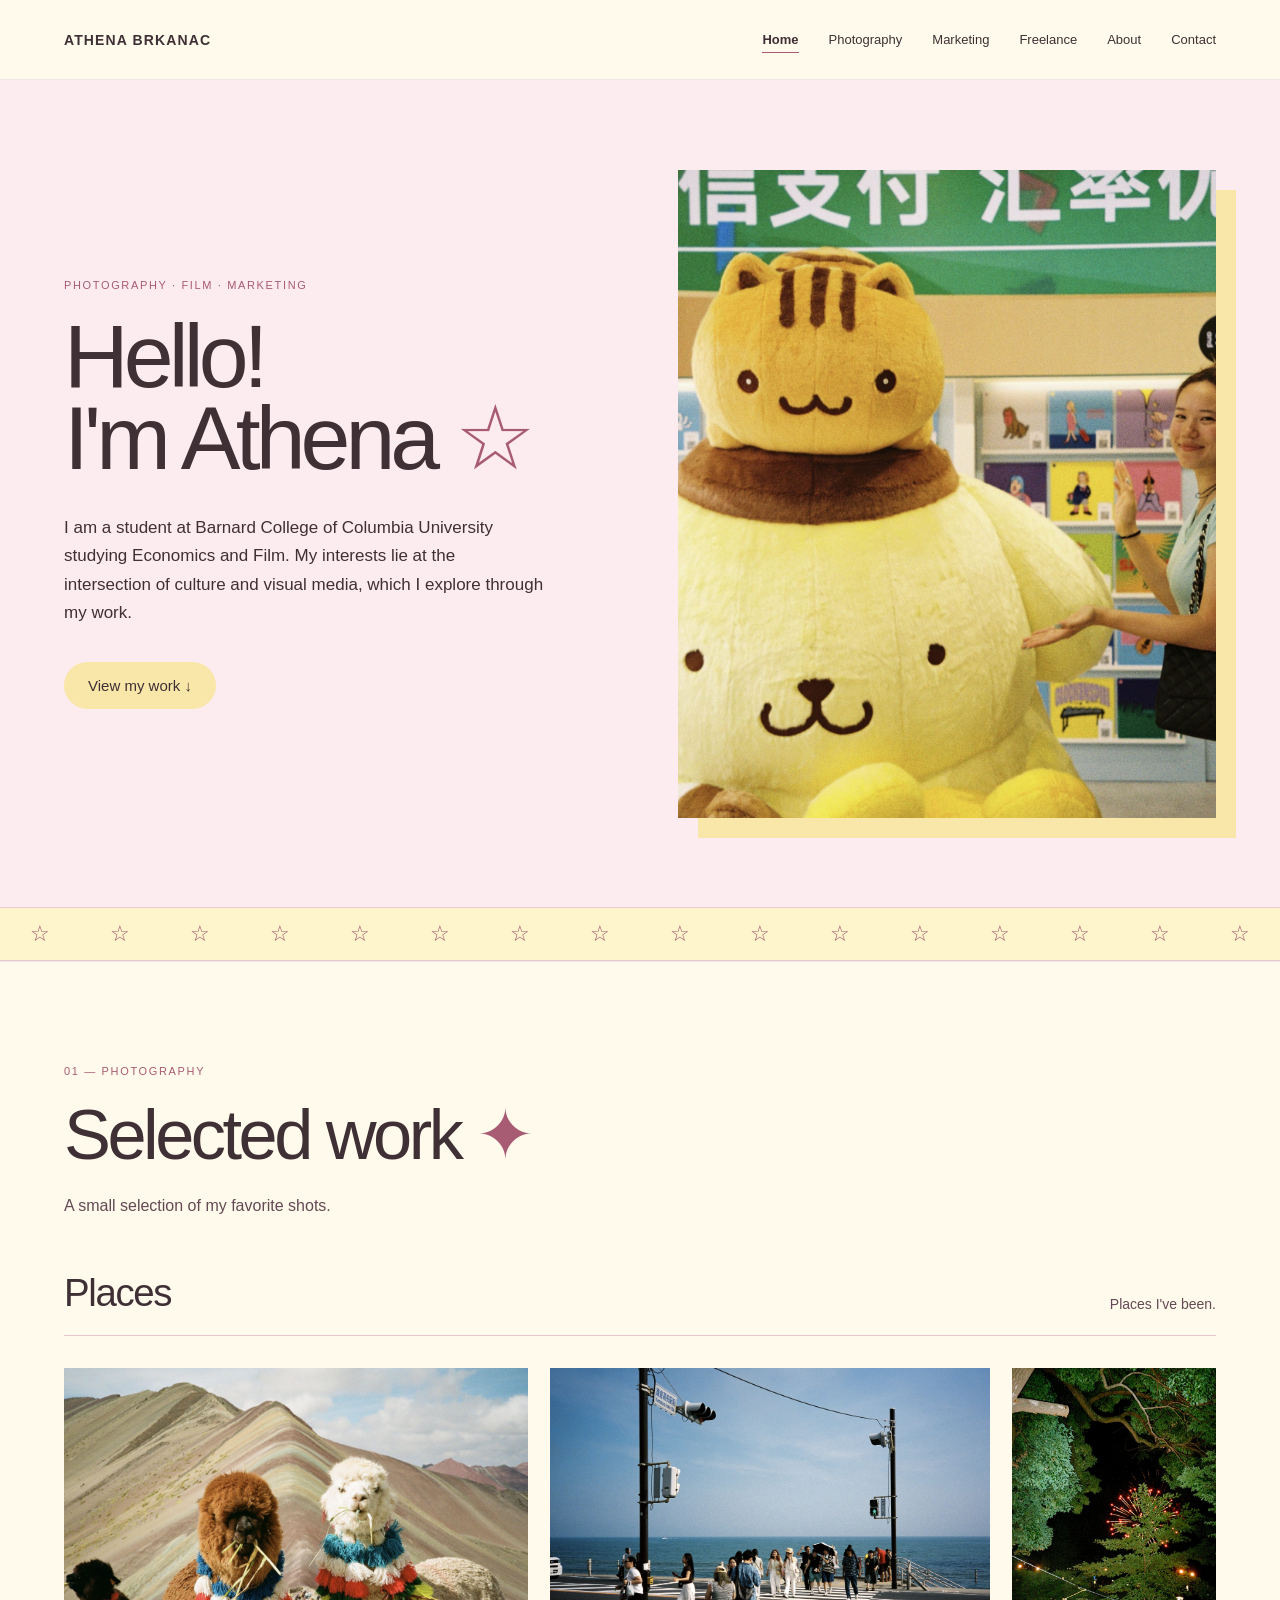
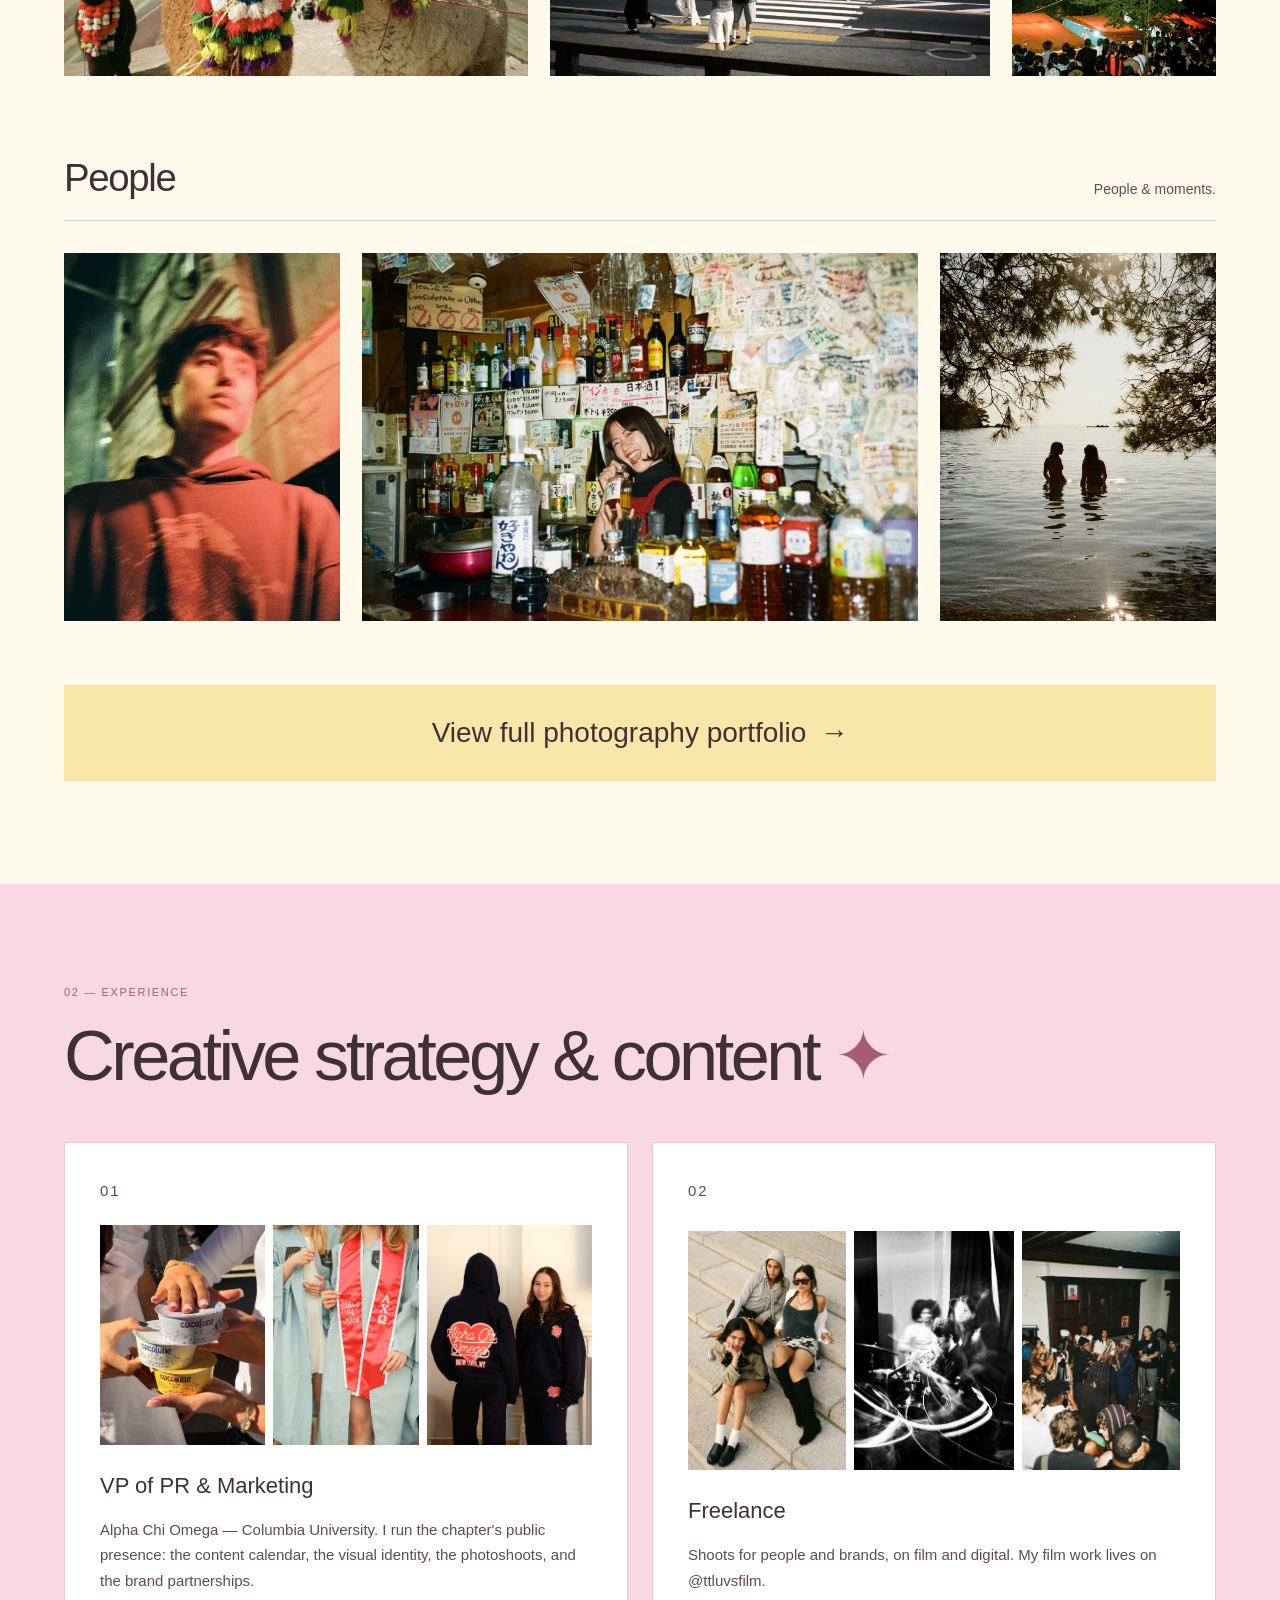
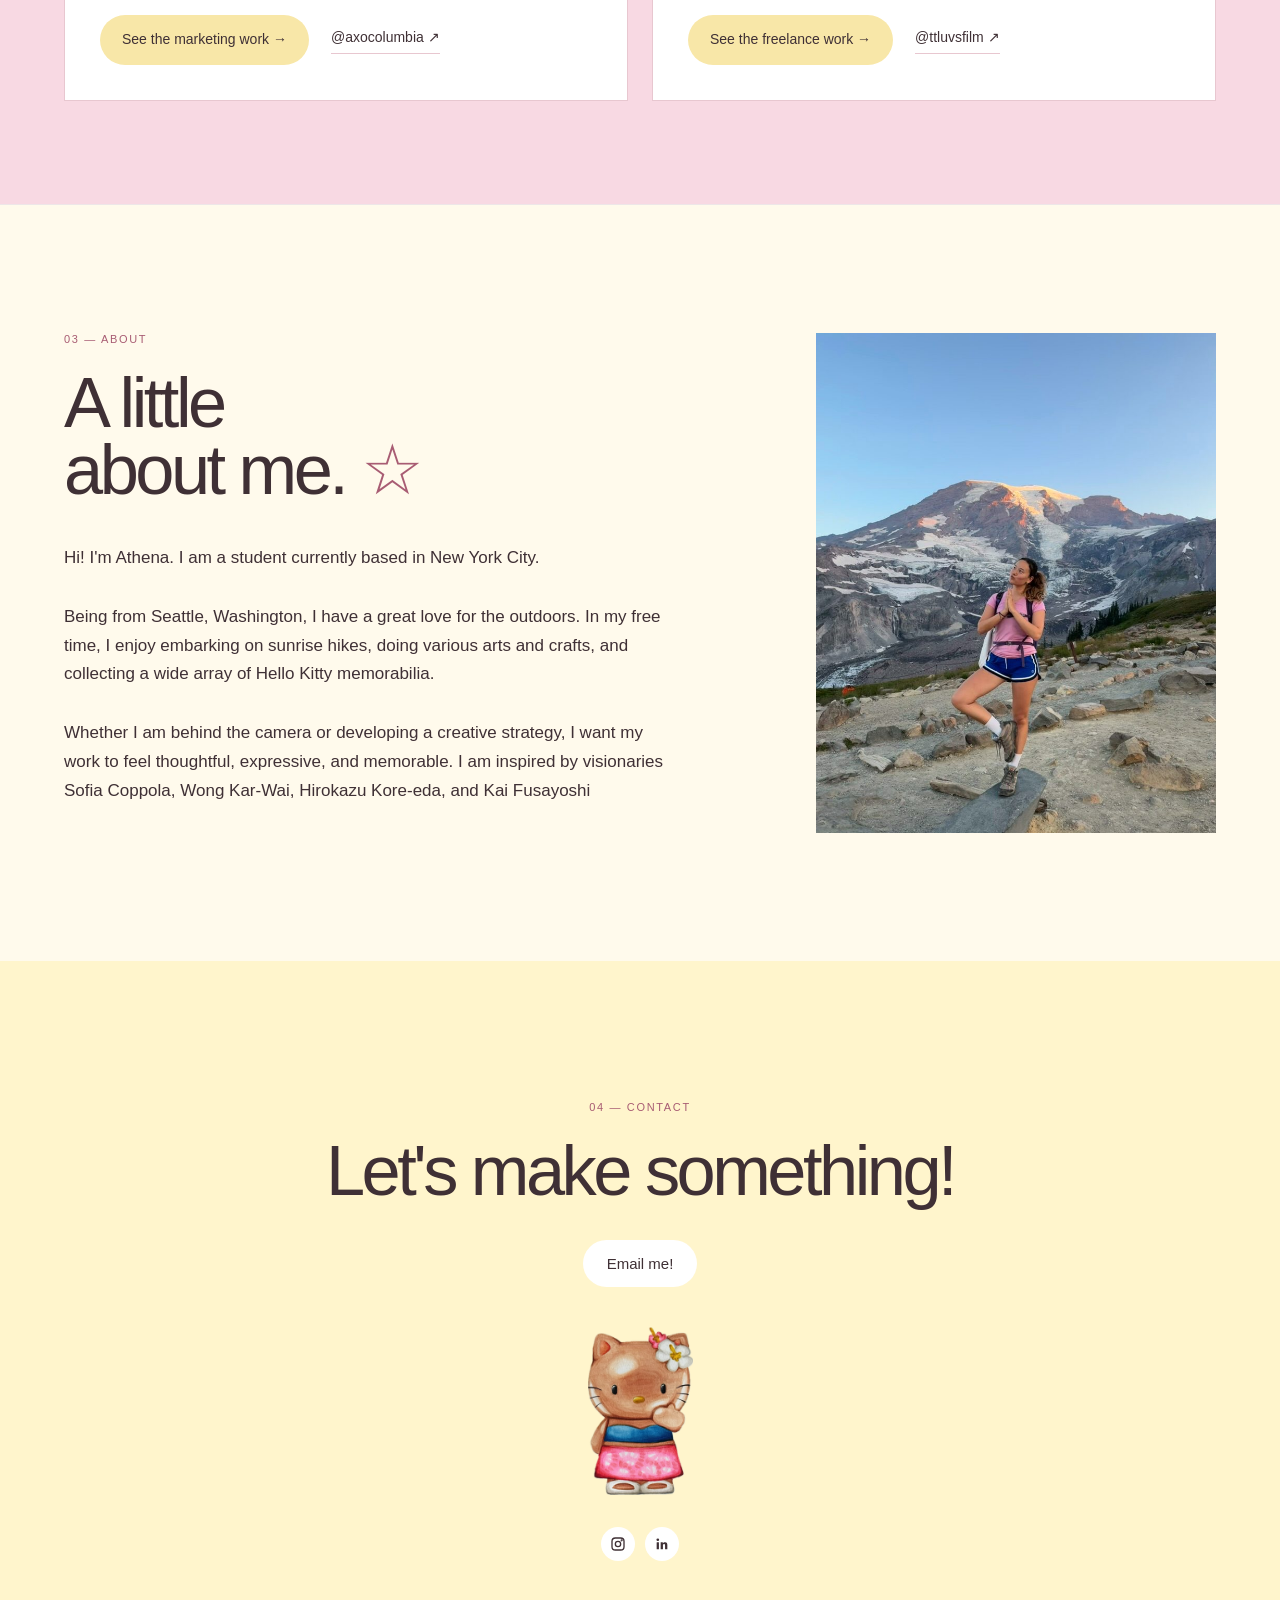
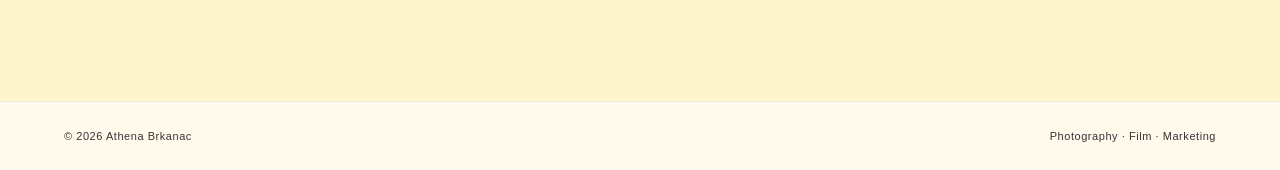
<file: index.html>
<!DOCTYPE html>
<html lang="en">

<head>
    <meta charset="UTF-8">

    <meta
        name="viewport"
        content="width=device-width, initial-scale=1.0"
    >

    <meta
        name="description"
        content="The photography, film, and marketing portfolio of Athena Brkanac."
    >

    <title>Athena Brkanac — Photography & Marketing</title>

    <link rel="stylesheet" href="style.css">
</head>

<body>

    <!-- NAVIGATION -->

    <nav class="site-nav">

        <a href="index.html" class="logo">
            ATHENA BRKANAC
        </a>

        <div class="nav-links">
            <a href="index.html" aria-current="page">Home</a>
            <a href="photography.html">Photography</a>
            <a href="marketing.html">Marketing</a>
            <a href="freelance.html">Freelance</a>
            <a href="#about">About</a>
            <a href="#contact">Contact</a>
        </div>

    </nav>


    <main>

        <!-- HERO -->

        <section class="hero">

            <div class="hero-text">

                <p class="eyebrow">
                    PHOTOGRAPHY · FILM · MARKETING
                </p>

                <h1>
                    Hello!<br>
                    I'm Athena <span class="accent-star">☆</span>
                </h1>

                <p class="intro">
                    I am a student at Barnard College of Columbia
                    University studying Economics and Film. My interests lie
                    at the intersection of culture and visual media,
                    which I explore through my work.
                </p>

                <a href="#photography" class="pill-button">
                    View my work ↓
                </a>

            </div>


            <div class="hero-image">

                <img
                    src="images/athena.JPG"
                    alt="Athena standing beside a large character display"
                >

            </div>

        </section>


        <!-- MOVING STAR BANNER -->

        <div class="marquee" aria-hidden="true">

            <div class="marquee-track">

                <div class="marquee-group">
                    <span>☆</span>
                    <span>☆</span>
                    <span>☆</span>
                    <span>☆</span>
                    <span>☆</span>
                    <span>☆</span>
                    <span>☆</span>
                    <span>☆</span>
                    <span>☆</span>
                    <span>☆</span>
                    <span>☆</span>
                    <span>☆</span>
                    <span>☆</span>
                    <span>☆</span>
                    <span>☆</span>
                    <span>☆</span>
                </div>

                <div class="marquee-group">
                    <span>☆</span>
                    <span>☆</span>
                    <span>☆</span>
                    <span>☆</span>
                    <span>☆</span>
                    <span>☆</span>
                    <span>☆</span>
                    <span>☆</span>
                    <span>☆</span>
                    <span>☆</span>
                    <span>☆</span>
                    <span>☆</span>
                    <span>☆</span>
                    <span>☆</span>
                    <span>☆</span>
                    <span>☆</span>
                </div>

            </div>

        </div>


        <!-- PHOTOGRAPHY PREVIEW -->

        <section
            id="photography"
            class="section photography-section"
        >

            <div class="section-heading">

                <p class="eyebrow">
                    01 — PHOTOGRAPHY
                </p>

                <h2>
                    Selected work
                    <span class="heading-star">✦</span>
                </h2>

                <p class="section-intro">
                    A small selection of my favorite shots.
                </p>

            </div>


            <!-- PLACES -->

            <div class="photo-category">

                <div class="category-heading">

                    <h3>Places</h3>

                    <p>
                        Places I've been.
                    </p>

                </div>


                <div class="landscape-preview">

                    <figure class="photo-card">

                        <img
                            src="images/alpacha.jpg"
                            alt="Alpacas standing in front of a multicolored mountain"
                            data-caption="alpachas in peru - 2023 - film"
                        >

                    </figure>


                    <figure class="photo-card">

                        <img
                            src="images/kamakura.JPG"
                            alt="Pedestrians crossing a coastal road in Kamakura, Japan"
                            data-caption="kamakura - 2026 - film"
                        >

                    </figure>


                    <figure class="photo-card">

                        <img
                            src="images/firework.jpg"
                            alt="A firework bursting above trees and a crowd at night"
                            data-caption="firework - 2026 - film"
                        >

                    </figure>

                </div>

            </div>


            <!-- PEOPLE -->

            <div class="photo-category portrait-category">

                <div class="category-heading">

                    <h3>People</h3>

                    <p>
                        People & moments.
                    </p>

                </div>


                <div class="portrait-preview">

                    <figure class="photo-card">

                        <img
                            src="images/conan.JPG"
                            alt="Motion-blurred portrait of a young man in a red hoodie"
                            data-caption="conan - 2025 - film"
                        >

                    </figure>


                    <figure class="photo-card">

                        <img
                            src="images/shinjuku%20cinderella.jpg"
                            alt="Bartender laughing behind a Shinjuku bar lined with bottles and handwritten notes"
                            data-caption="shinjuku cinderella - 2026 - film"
                        >

                    </figure>


                    <figure class="photo-card">

                        <img
                            src="images/cassielucia.jpg"
                            alt="Two silhouetted figures standing in the sea, framed by pine branches"
                            data-caption="secrets - 2025 - film"
                        >

                    </figure>

                </div>

            </div>


            <!-- FULL PORTFOLIO BUTTON -->

            <div class="portfolio-link-wrapper">

                <a
                    href="photography.html"
                    class="portfolio-link"
                >
                    View full photography portfolio
                    <span aria-hidden="true">→</span>
                </a>

            </div>

        </section>


        <!-- MARKETING -->

        <section
            id="marketing"
            class="section marketing-section"
        >

            <div class="section-heading">

                <p class="eyebrow">
                    02 — EXPERIENCE
                </p>

                <h2>
                    Creative strategy &amp; content
                    <span class="heading-star">✦</span>
                </h2>

            </div>


            <div class="marketing-grid">

                <article class="marketing-card">

                    <p class="card-number">01</p>

                    <a href="marketing.html" class="card-preview" aria-label="See the Alpha Chi Omega work">

                        <img
                            src="images/marketing/cocojune-03.jpg"
                            alt="Cocojune yogurt cups held up by chapter members"
                            style="--shape: 0.75"
                            loading="lazy"
                        >

                        <img
                            src="images/marketing/grad-02.jpg"
                            alt="A graduate in a cap and gown with an Alpha Chi Omega stole"
                            style="--shape: 0.6665"
                            loading="lazy"
                        >

                        <img
                            src="images/marketing/merch-01.jpg"
                            alt="Two models in Alpha Chi Omega merchandise"
                            style="--shape: 0.75"
                            loading="lazy"
                        >

                    </a>

                    <h3>VP of PR &amp; Marketing</h3>

                    <p>
                        Alpha Chi Omega — Columbia University. I run the
                        chapter's public presence: the content calendar,
                        the visual identity, the photoshoots, and the
                        brand partnerships.
                    </p>

                    <p class="card-links">

                        <a href="marketing.html" class="pill-button card-cta">
                            See the marketing work →
                        </a>

                        <a
                            href="https://www.instagram.com/axocolumbia"
                            target="_blank"
                            rel="noopener"
                        >
                            @axocolumbia ↗
                        </a>

                    </p>

                </article>


                <article class="marketing-card">

                    <p class="card-number">02</p>

                    <a href="freelance.html" class="card-preview" aria-label="See the freelance work">

                        <img
                            src="images/freelance/stars-01.jpg"
                            alt="Stars4Ever back to school shoot"
                            style="--shape: 0.6625"
                            loading="lazy"
                        >

                        <img
                            src="images/freelance/wyclef-03.jpg"
                            alt="A drummer mid-performance at the Wyclef Jean show, in black and white"
                            style="--shape: 0.6665"
                            loading="lazy"
                        >

                        <img
                            src="images/freelance/wyclef-film-01.jpg"
                            alt="The crowd at the Wyclef Jean show, on film"
                            style="--shape: 0.663"
                            loading="lazy"
                        >

                    </a>

                    <h3>Freelance</h3>

                    <p>
                        Shoots for people and brands, on film and digital.
                        My film work lives on @ttluvsfilm.
                    </p>

                    <p class="card-links">

                        <a href="freelance.html" class="pill-button card-cta">
                            See the freelance work →
                        </a>

                        <a
                            href="https://www.instagram.com/ttluvsfilm"
                            target="_blank"
                            rel="noopener"
                        >
                            @ttluvsfilm ↗
                        </a>

                    </p>

                </article>

            </div>

        </section>


        <!-- ABOUT -->

        <section id="about" class="about-section">

            <div class="about-heading">

                <p class="eyebrow">
                    03 — ABOUT
                </p>

                <h2>
                    A little<br>
                    about me. <span class="accent-star">☆</span>
                </h2>

            </div>


            <figure class="about-image">

                <img
                    src="images/ttyogapose.jpeg"
                    alt="Athena with Mount Rainier in the background"
                >

            </figure>


            <div class="about-text">

                <p>
                    Hi! I'm Athena. I am a student currently based in New York City.
                </p>

                <p>
                    Being from Seattle, Washington, I have a great love for the outdoors.
                    In my free time, I enjoy embarking on sunrise hikes, doing various arts 
                    and crafts, and collecting a wide array of Hello Kitty memorabilia.
                </p>

                <p>
                    Whether I am behind the camera or developing a creative
                    strategy, I want my work to feel thoughtful, expressive,
                    and memorable. I am inspired by visionaries Sofia Coppola,
                    Wong Kar-Wai, Hirokazu Kore-eda, and Kai Fusayoshi
                </p>

            </div>

        </section>


        <!-- CONTACT -->

        <section id="contact" class="contact-section">

            <p class="eyebrow">
                04 — CONTACT
            </p>

            <h2>
                Let's make something!
            </h2>

            <div class="contact-links">

                <a
                    href="mailto:ab5616@barnard.edu"
                    class="pill-button contact-button"
                >
                    Email me!
                </a>

            </div>


            <div class="contact-image">

                <img
                    src="images/hellokitty.png"
                    alt=""
                >

            </div>


            <!-- Tiny logo buttons. The logos are drawn inline so they
                 take the text colour; aria-label says where each goes. -->

            <div class="social-links">

                <a
                    href="https://www.instagram.com/athenabrkanac/"
                    class="social-button"
                    target="_blank"
                    rel="noopener"
                    aria-label="Instagram"
                    title="Instagram"
                >
                    <svg viewBox="0 0 24 24" aria-hidden="true" fill="none" stroke="currentColor" stroke-width="2" stroke-linecap="round">
                        <rect x="3" y="3" width="18" height="18" rx="5"/>
                        <circle cx="12" cy="12" r="4"/>
                        <circle cx="17.5" cy="6.5" r="0.6" fill="currentColor"/>
                    </svg>
                </a>

                <a
                    href="https://www.linkedin.com/in/brkanac/"
                    class="social-button"
                    target="_blank"
                    rel="noopener"
                    aria-label="LinkedIn"
                    title="LinkedIn"
                >
                    <svg viewBox="0 0 24 24" aria-hidden="true" fill="currentColor">
                        <rect x="4" y="9.5" width="3.4" height="10.5" rx="0.4"/>
                        <circle cx="5.7" cy="5.6" r="2"/>
                        <path d="M10 9.5h3.2v1.5c.6-1 1.8-1.8 3.5-1.8 2.6 0 3.3 1.7 3.3 4.2V20h-3.4v-5.8c0-1.3-.3-2.3-1.6-2.3-1.4 0-1.6 1.1-1.6 2.3V20H10z"/>
                    </svg>
                </a>

            </div>

        </section>

    </main>


    <!-- FOOTER -->

    <footer>

        <span>© 2026 Athena Brkanac</span>

        <span>Photography · Film · Marketing</span>

    </footer>

    <script src="gallery-layout.js"></script>
    <script src="lightbox.js"></script>

</body>

</html>
</file>
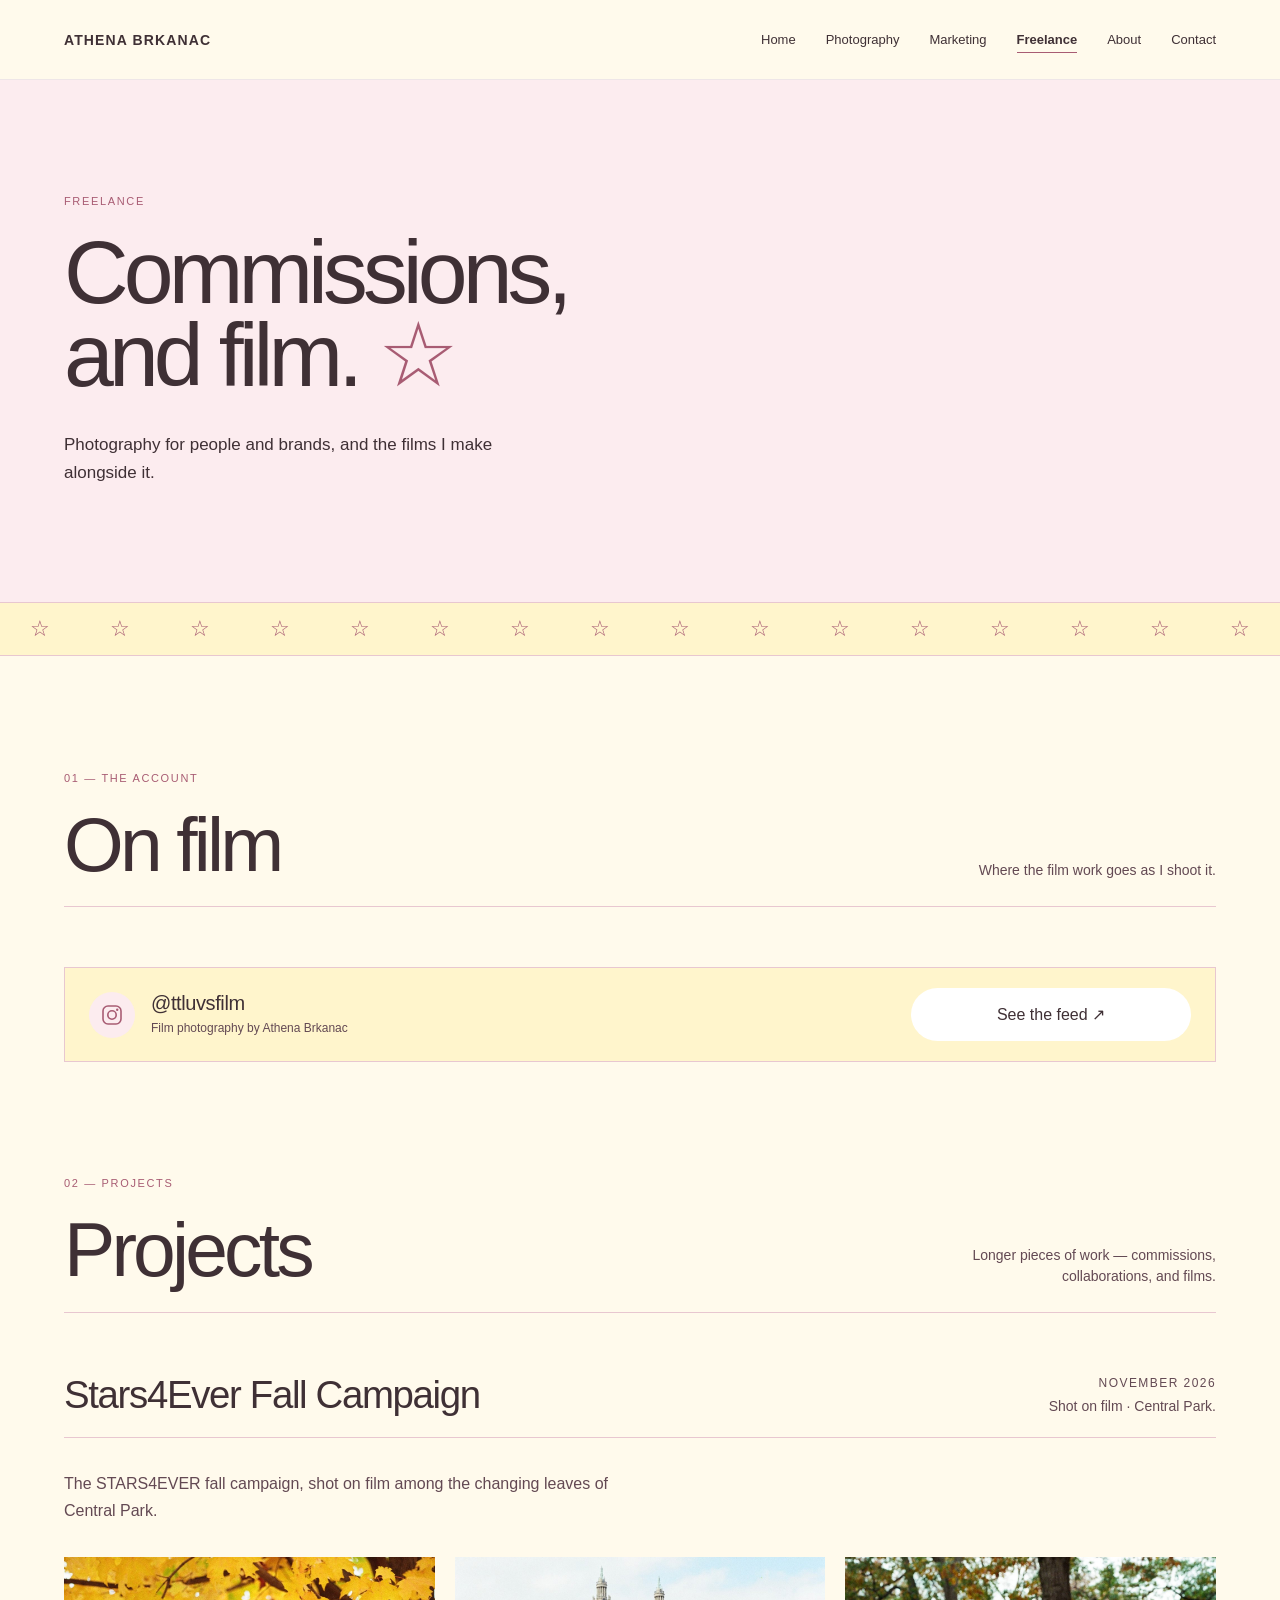
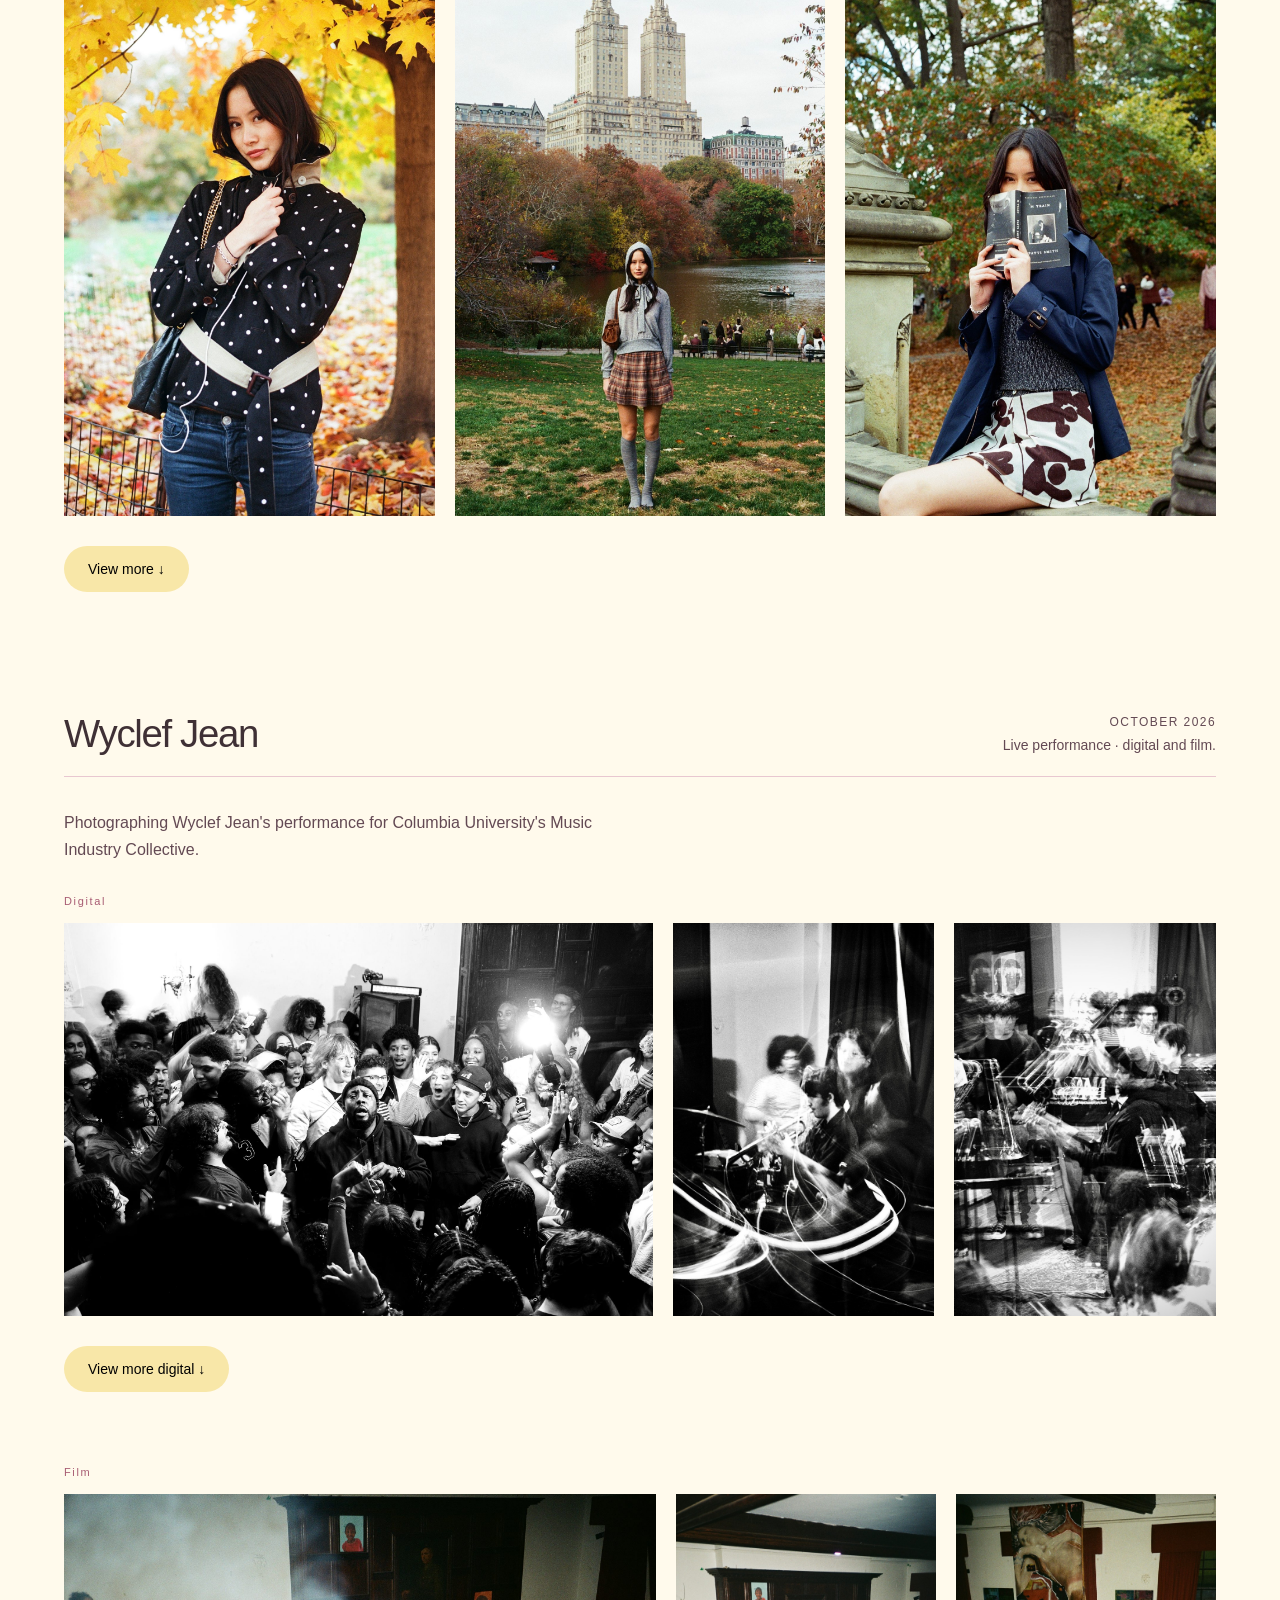
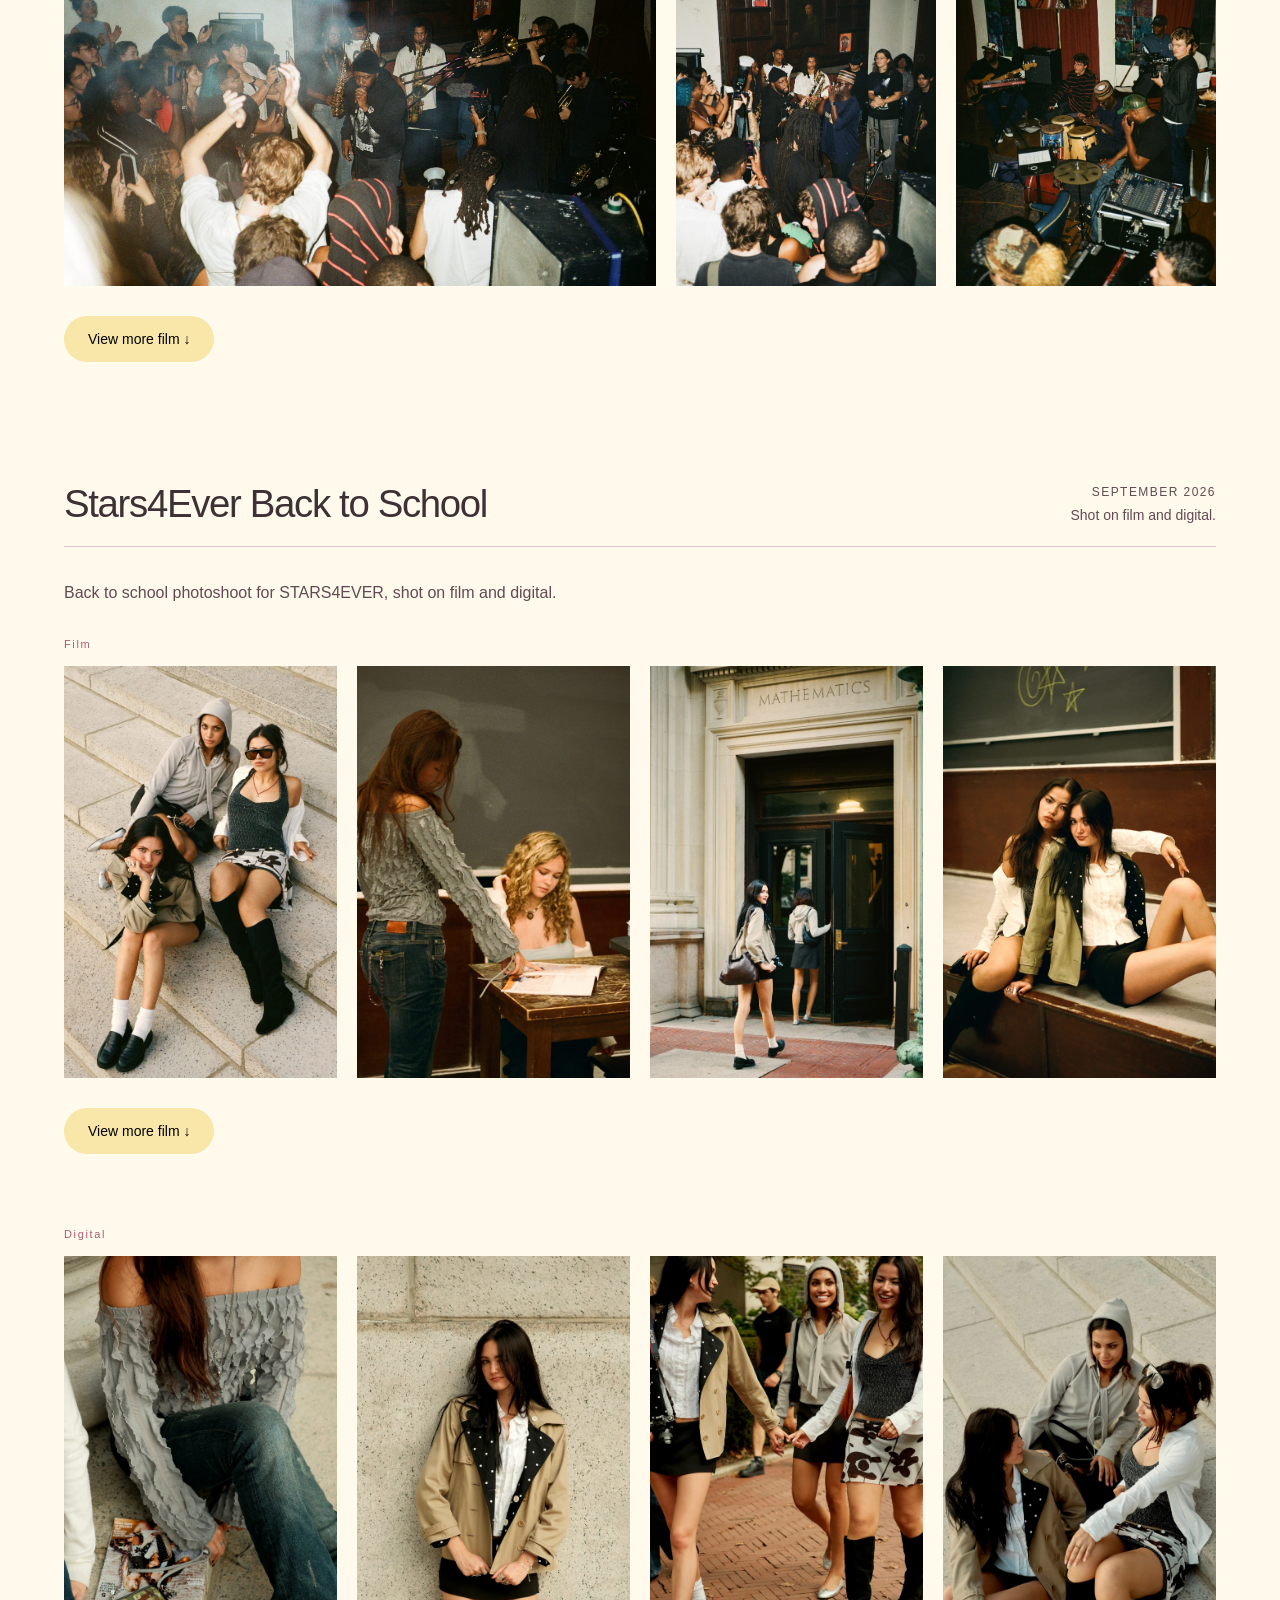
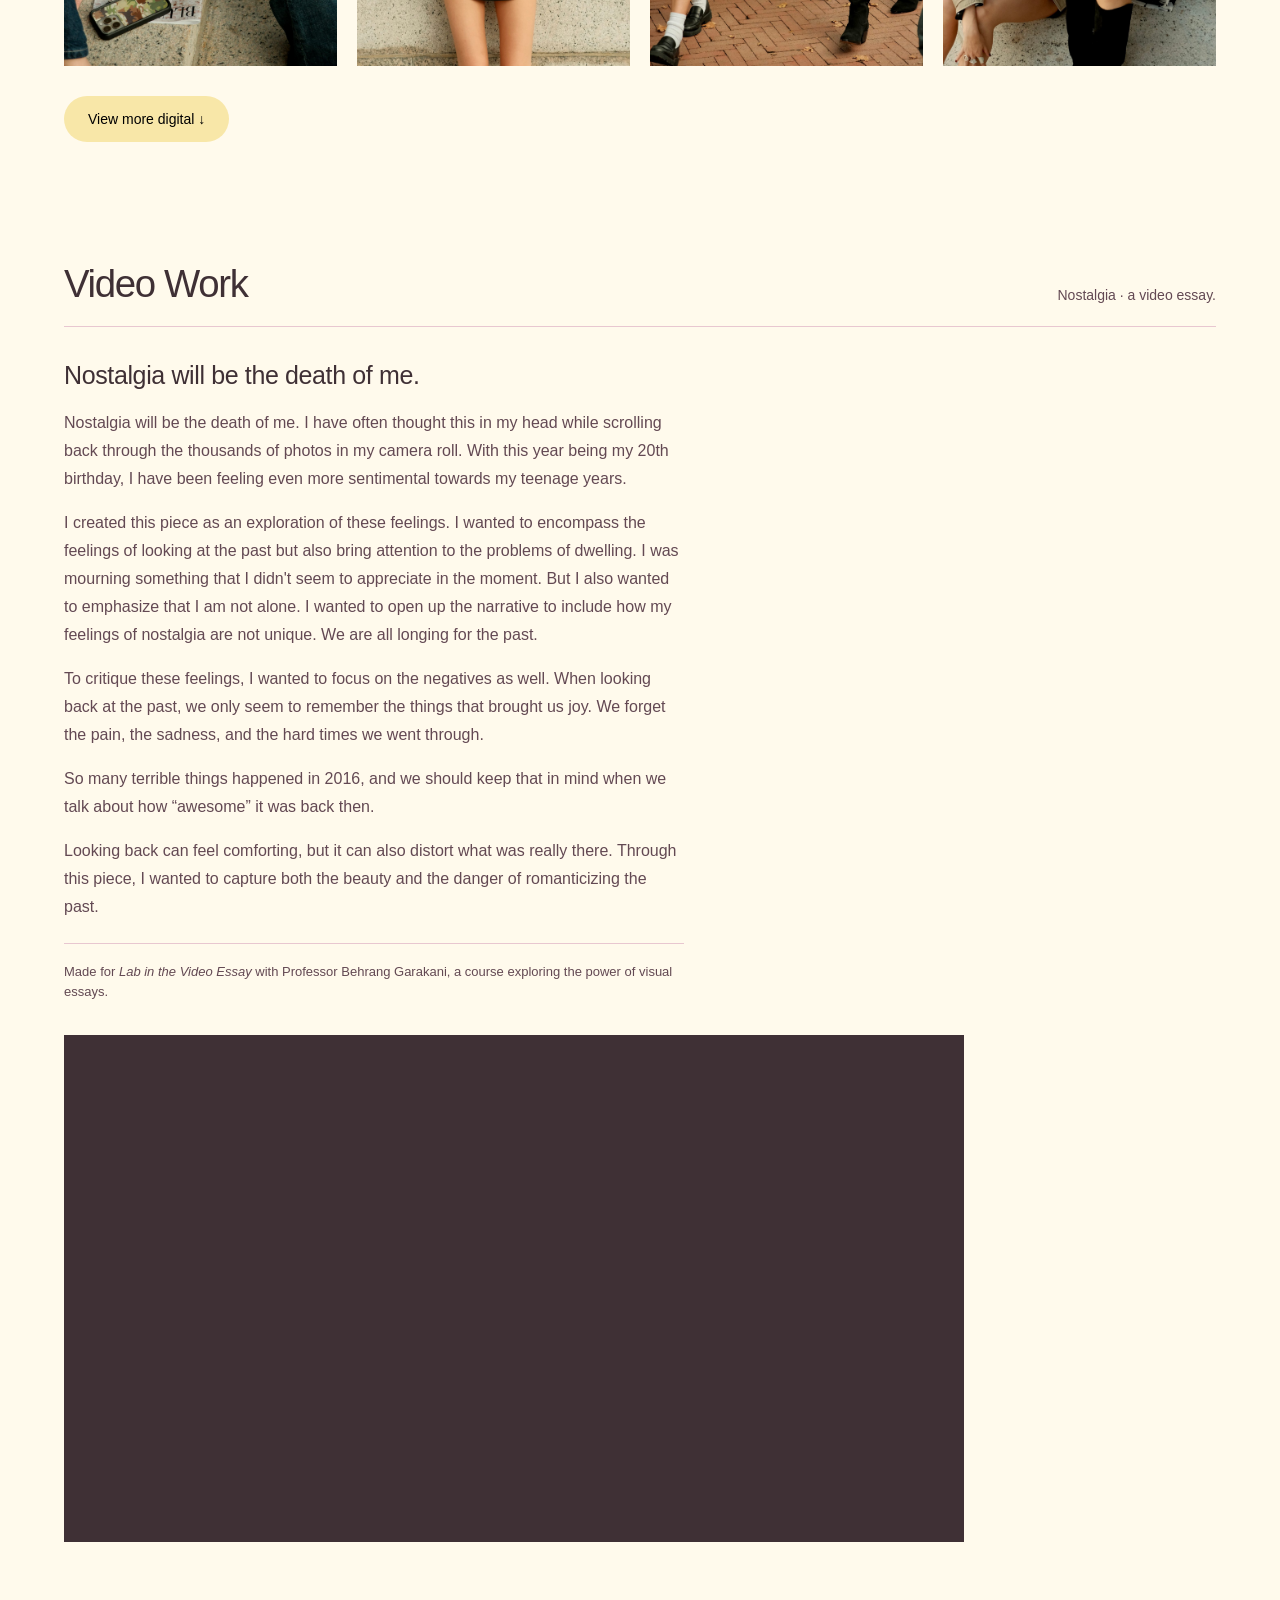
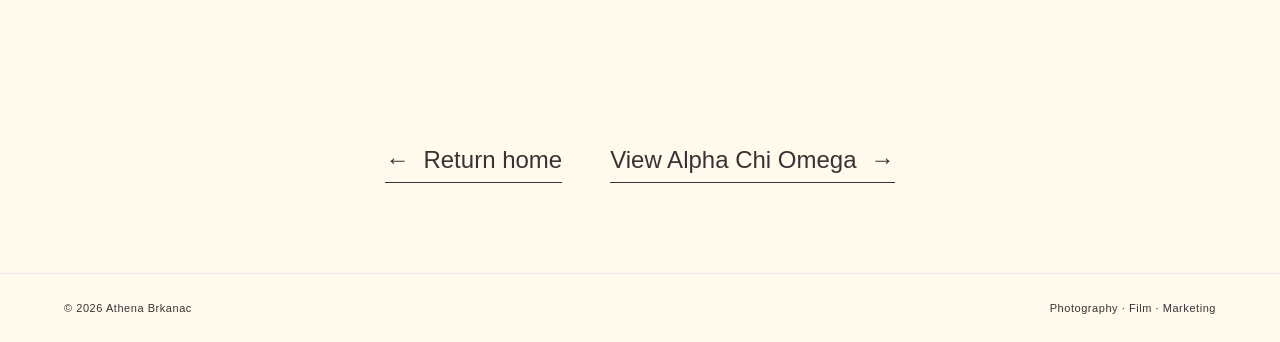
<file: freelance.html>
<!DOCTYPE html>
<html lang="en">

<head>
    <meta charset="UTF-8">

    <meta
        name="viewport"
        content="width=device-width, initial-scale=1.0"
    >

    <meta
        name="description"
        content="Athena Brkanac's freelance photography and film work — commissions, collaborations, and short films."
    >

    <title>Freelance — Athena Brkanac</title>

    <link rel="stylesheet" href="style.css">

    <!-- Lets the stylesheet hide photo slots whose file is not
         in images/ yet, instead of showing a broken image. -->
    <script>
        document.documentElement.classList.add("js");
    </script>
</head>

<body>

    <!-- NAVIGATION -->

    <nav class="site-nav">

        <a href="index.html" class="logo">
            ATHENA BRKANAC
        </a>

        <div class="nav-links">
            <a href="index.html">Home</a>
            <a href="photography.html">Photography</a>
            <a href="marketing.html">Marketing</a>
            <a href="freelance.html" aria-current="page">Freelance</a>
            <a href="index.html#about">About</a>
            <a href="index.html#contact">Contact</a>
        </div>

    </nav>


    <main>

        <!-- FREELANCE PAGE INTRO -->

        <header class="portfolio-hero">

            <p class="eyebrow">
                FREELANCE
            </p>

            <h1>
                Commissions,<br>
                and film. <span class="accent-star">☆</span>
            </h1>

            <p>
                Photography for people and brands, and the films I make
                alongside it.
            </p>

        </header>


        <!-- STAR BANNER -->

        <div class="marquee" aria-hidden="true">

            <div class="marquee-track">

                <div class="marquee-group">
                    <span>☆</span>
                    <span>☆</span>
                    <span>☆</span>
                    <span>☆</span>
                    <span>☆</span>
                    <span>☆</span>
                    <span>☆</span>
                    <span>☆</span>
                    <span>☆</span>
                    <span>☆</span>
                    <span>☆</span>
                    <span>☆</span>
                    <span>☆</span>
                    <span>☆</span>
                    <span>☆</span>
                    <span>☆</span>
                </div>

                <div class="marquee-group">
                    <span>☆</span>
                    <span>☆</span>
                    <span>☆</span>
                    <span>☆</span>
                    <span>☆</span>
                    <span>☆</span>
                    <span>☆</span>
                    <span>☆</span>
                    <span>☆</span>
                    <span>☆</span>
                    <span>☆</span>
                    <span>☆</span>
                    <span>☆</span>
                    <span>☆</span>
                    <span>☆</span>
                    <span>☆</span>
                </div>

            </div>

        </div>



        <!-- THE ACCOUNT -->

        <section
            id="film-account"
            class="marketing-page-section instagram-section"
        >

            <div class="gallery-heading">

                <div>
                    <p class="eyebrow">
                        01 — THE ACCOUNT
                    </p>

                    <h2>On film</h2>
                </div>

                <p>
                    Where the film work goes as I shoot it.
                </p>

            </div>


            <a
                class="ig-link"
                href="https://www.instagram.com/ttluvsfilm"
                target="_blank"
                rel="noopener"
            >

                <span class="ig-link-mark" aria-hidden="true">
                    <svg viewBox="0 0 24 24" width="24" height="24">
                        <rect
                            x="3" y="3" width="18" height="18" rx="5"
                            fill="none" stroke="currentColor" stroke-width="1.6"
                        />
                        <circle
                            cx="12" cy="12" r="4.2"
                            fill="none" stroke="currentColor" stroke-width="1.6"
                        />
                        <circle cx="17.2" cy="6.8" r="1.2" fill="currentColor" />
                    </svg>
                </span>

                <span class="ig-link-text">
                    <span class="ig-link-handle">@ttluvsfilm</span>
                    <span class="ig-link-note">
                        Film photography by Athena Brkanac
                    </span>
                </span>

                <span class="ig-link-action">
                    See the feed ↗
                </span>

            </a>

        </section>


        <!-- PROJECTS -->

        <section
            id="projects"
            class="marketing-page-section shoots-section"
        >

            <div class="gallery-heading">

                <div>
                    <p class="eyebrow">
                        02 — PROJECTS
                    </p>

                    <h2>Projects</h2>
                </div>

                <p>
                    Longer pieces of work — commissions,
                    collaborations, and films.
                </p>

            </div>


            <!-- STARS4EVER FALL CAMPAIGN -->

            <div class="shot-group">

                <div class="category-heading">

                    <h3>Stars4Ever Fall Campaign</h3>

                    <p>
                        <span class="project-date">November 2026</span>
                        Shot on film · Central Park.
                    </p>

                </div>

                <p class="section-intro">
                    The STARS4EVER fall campaign, shot on film among the
                    changing leaves of Central Park.
                </p>

                <!--
                One row shows, the rest sit behind the "View more" button
                the page builds from data-more. --shape is each photo's
                width / height.
                -->

                <div class="shot-set">

                    <div class="shot-rows">

                        <div class="shot-row">

                            <figure class="shot" style="--shape: 0.663">
                                <img
                                    src="images/freelance/stars-fall-01.jpg"
                                    alt="A model in a polka-dot jacket under yellow autumn leaves"
                                    data-caption="stars4ever fall campaign — film"
                                >
                            </figure>

                            <figure class="shot" style="--shape: 0.662">
                                <img
                                    src="images/freelance/stars-fall-02.jpg"
                                    alt="A model in a grey hood and plaid skirt by the lake in Central Park"
                                    data-caption="stars4ever fall campaign — film"
                                >
                            </figure>

                            <figure class="shot" style="--shape: 0.6635">
                                <img
                                    src="images/freelance/stars-fall-03.jpg"
                                    alt="A model hiding behind a book on a stone ledge in autumn"
                                    data-caption="stars4ever fall campaign — film"
                                >
                            </figure>

                        </div>

                        <div class="shot-more" data-more="more" hidden>

                            <div class="shot-row">

                                <figure class="shot" style="--shape: 1.5083">
                                    <img
                                        src="images/freelance/stars-fall-04.jpg"
                                        alt="A model in a grey hood holding an oak leaf over one eye"
                                        data-caption="stars4ever fall campaign — film"
                                    >
                                </figure>

                                <figure class="shot" style="--shape: 0.6635">
                                    <img
                                        src="images/freelance/stars-fall-06.jpg"
                                        alt="A model walking down a leaf-covered Central Park path"
                                        data-caption="stars4ever fall campaign — film"
                                    >
                                </figure>

                                <figure class="shot" style="--shape: 0.663">
                                    <img
                                        src="images/freelance/stars-fall-05.jpg"
                                        alt="A model in a grey hood smiling on a park bench"
                                        data-caption="stars4ever fall campaign — film"
                                    >
                                </figure>

                            </div>

                            <div class="shot-row">

                                <figure class="shot" style="--shape: 1.5083">
                                    <img
                                        src="images/freelance/stars-fall-07.jpg"
                                        alt="A model in a polka-dot jacket with her arms folded under a yellow maple"
                                        data-caption="stars4ever fall campaign — film"
                                    >
                                </figure>

                                <figure class="shot" style="--shape: 0.6635">
                                    <img
                                        src="images/freelance/stars-fall-08.jpg"
                                        alt="A model reading a book on a stone ledge in autumn"
                                        data-caption="stars4ever fall campaign — film"
                                    >
                                </figure>

                                <figure class="shot" style="--shape: 1.5083">
                                    <img
                                        src="images/freelance/stars-fall-09.jpg"
                                        alt="A model sitting by the lake in Central Park, rowboats behind her"
                                        data-caption="stars4ever fall campaign — film"
                                    >
                                </figure>

                            </div>

                            <div class="shot-row">

                                <figure class="shot" style="--shape: 0.663">
                                    <img
                                        src="images/freelance/stars-fall-10.jpg"
                                        alt="A model in a grey hood and plaid skirt standing on a lawn"
                                        data-caption="stars4ever fall campaign — film"
                                    >
                                </figure>

                                <figure class="shot" style="--shape: 0.663">
                                    <img
                                        src="images/freelance/stars-fall-11.jpg"
                                        alt="A model crouching on a rock with the city skyline behind her"
                                        data-caption="stars4ever fall campaign — film"
                                    >
                                </figure>

                                <figure class="shot" style="--shape: 1.5083">
                                    <img
                                        src="images/freelance/stars-fall-12.jpg"
                                        alt="A model leaning in to smell flowers outside a brick building"
                                        data-caption="stars4ever fall campaign — film"
                                    >
                                </figure>

                            </div>

                            <div class="shot-row">

                                <figure class="shot" style="--shape: 1.5094">
                                    <img
                                        src="images/freelance/stars-fall-13.jpg"
                                        alt="A model in knee socks sitting on a smooth grey rock"
                                        data-caption="stars4ever fall campaign — film"
                                    >
                                </figure>

                                <figure class="shot" style="--shape: 0.663">
                                    <img
                                        src="images/freelance/stars-fall-14.jpg"
                                        alt="A model sitting on a park bench among autumn trees"
                                        data-caption="stars4ever fall campaign — film"
                                    >
                                </figure>

                                <figure class="shot" style="--shape: 0.6625">
                                    <img
                                        src="images/freelance/stars-fall-15.jpg"
                                        alt="A model leaning by an iron gate with a book in her hand"
                                        data-caption="stars4ever fall campaign — film"
                                    >
                                </figure>

                            </div>

                        </div>

                    </div>

                </div>

            </div>


            <!-- WYCLEF JEAN × MUSIC INDUSTRY COLLECTIVE -->

            <div class="shot-group">

                <div class="category-heading">

                    <h3>Wyclef Jean</h3>

                    <p>
                        <span class="project-date">October 2026</span>
                        Live performance · digital and film.
                    </p>

                </div>

                <p class="section-intro">
                    Photographing Wyclef Jean's performance for Columbia
                    University's Music Industry Collective.
                </p>

                <!--
                Each set shows one row, with the rest behind a button the
                page builds from data-more ("View more film"). Every photo
                is shown whole, never cropped: a row shares one height and
                --shape, each photo's width / height, sets its width.
                -->

                <div class="shot-set">

                    <p class="shot-set-label">Digital</p>

                    <div class="shot-rows">

                        <div class="shot-row">

                            <figure class="shot" style="--shape: 1.5004">
                                <img
                                    src="images/freelance/wyclef-01.jpg"
                                    alt="Wyclef Jean performing for the Music Industry Collective at Columbia University"
                                    data-caption="wyclef jean × music industry collective — digital"
                                >
                            </figure>

                            <figure class="shot" style="--shape: 0.6665">
                                <img
                                    src="images/freelance/wyclef-03.jpg"
                                    alt="Wyclef Jean performing for the Music Industry Collective at Columbia University"
                                    data-caption="wyclef jean × music industry collective — digital"
                                >
                            </figure>

                            <figure class="shot" style="--shape: 0.6665">
                                <img
                                    src="images/freelance/wyclef-05.jpg"
                                    alt="Wyclef Jean performing for the Music Industry Collective at Columbia University"
                                    data-caption="wyclef jean × music industry collective — digital"
                                >
                            </figure>

                        </div>

                        <div class="shot-more" data-more="more digital" hidden>

                            <div class="shot-row">

                                <figure class="shot" style="--shape: 1.5004">
                                    <img
                                        src="images/freelance/wyclef-02.jpg"
                                        alt="Wyclef Jean performing for the Music Industry Collective at Columbia University"
                                        data-caption="wyclef jean × music industry collective — digital"
                                    >
                                </figure>

                                <figure class="shot" style="--shape: 0.6665">
                                    <img
                                        src="images/freelance/wyclef-06.jpg"
                                        alt="Wyclef Jean performing for the Music Industry Collective at Columbia University"
                                        data-caption="wyclef jean × music industry collective — digital"
                                    >
                                </figure>

                                <figure class="shot" style="--shape: 0.6665">
                                    <img
                                        src="images/freelance/wyclef-08.jpg"
                                        alt="Wyclef Jean performing for the Music Industry Collective at Columbia University"
                                        data-caption="wyclef jean × music industry collective — digital"
                                    >
                                </figure>

                            </div>

                            <div class="shot-row">

                                <figure class="shot" style="--shape: 1.5004">
                                    <img
                                        src="images/freelance/wyclef-04.jpg"
                                        alt="Wyclef Jean performing for the Music Industry Collective at Columbia University"
                                        data-caption="wyclef jean × music industry collective — digital"
                                    >
                                </figure>

                                <figure class="shot" style="--shape: 1.5004">
                                    <img
                                        src="images/freelance/wyclef-07.jpg"
                                        alt="Wyclef Jean performing for the Music Industry Collective at Columbia University"
                                        data-caption="wyclef jean × music industry collective — digital"
                                    >
                                </figure>

                            </div>

                        </div>

                    </div>

                </div>


                <div class="shot-set">

                    <p class="shot-set-label">Film</p>

                    <div class="shot-rows">

                        <div class="shot-row">

                            <figure class="shot" style="--shape: 1.5083">
                                <img
                                    src="images/freelance/wyclef-film-04.jpg"
                                    alt="Wyclef Jean performing for the Music Industry Collective at Columbia University, on film"
                                    data-caption="wyclef jean × music industry collective — film"
                                >
                            </figure>

                            <figure class="shot" style="--shape: 0.663">
                                <img
                                    src="images/freelance/wyclef-film-01.jpg"
                                    alt="Wyclef Jean performing for the Music Industry Collective at Columbia University, on film"
                                    data-caption="wyclef jean × music industry collective — film"
                                >
                            </figure>

                            <figure class="shot" style="--shape: 0.663">
                                <img
                                    src="images/freelance/wyclef-film-02.jpg"
                                    alt="Wyclef Jean performing for the Music Industry Collective at Columbia University, on film"
                                    data-caption="wyclef jean × music industry collective — film"
                                >
                            </figure>

                        </div>

                        <div class="shot-more" data-more="more film" hidden>

                            <div class="shot-row">

                                <figure class="shot" style="--shape: 0.663">
                                    <img
                                        src="images/freelance/wyclef-film-03.jpg"
                                        alt="Wyclef Jean performing for the Music Industry Collective at Columbia University, on film"
                                        data-caption="wyclef jean × music industry collective — film"
                                    >
                                </figure>

                                <figure class="shot" style="--shape: 0.663">
                                    <img
                                        src="images/freelance/wyclef-film-05.jpg"
                                        alt="Wyclef Jean performing for the Music Industry Collective at Columbia University, on film"
                                        data-caption="wyclef jean × music industry collective — film"
                                    >
                                </figure>

                                <figure class="shot" style="--shape: 1.5083">
                                    <img
                                        src="images/freelance/wyclef-film-06.jpg"
                                        alt="Wyclef Jean performing for the Music Industry Collective at Columbia University, on film"
                                        data-caption="wyclef jean × music industry collective — film"
                                    >
                                </figure>

                            </div>

                        </div>

                    </div>

                </div>

            </div>


            <!-- STARS4EVER BACK TO SCHOOL -->

            <div class="shot-group">

                <div class="category-heading">

                    <h3>Stars4Ever Back to School</h3>

                    <p>
                        <span class="project-date">September 2026</span>
                        Shot on film and digital.
                    </p>

                </div>

                <p class="section-intro">
                    Back to school photoshoot for STARS4EVER, shot on
                    film and digital.
                </p>

                <!--
                Each set shows one row, with the rest behind a button the
                page builds from data-more ("View more film"). Every photo
                is shown whole, never cropped: a row shares one height and
                --shape, each photo's width / height, sets its width.
                -->

                <div class="shot-set">

                    <p class="shot-set-label">Film</p>

                    <div class="shot-rows">

                        <div class="shot-row">

                            <figure class="shot" style="--shape: 0.6625">
                                <img
                                    src="images/freelance/stars-01.jpg"
                                    alt="Stars4Ever back to school shoot"
                                    data-caption="stars4ever — film"
                                >
                            </figure>

                            <figure class="shot" style="--shape: 0.663">
                                <img
                                    src="images/freelance/stars-02.jpg"
                                    alt="Stars4Ever back to school shoot"
                                    data-caption="stars4ever — film"
                                >
                            </figure>

                            <figure class="shot" style="--shape: 0.661">
                                <img
                                    src="images/freelance/stars-03.jpg"
                                    alt="Stars4Ever back to school shoot"
                                    data-caption="stars4ever — film"
                                >
                            </figure>

                            <figure class="shot" style="--shape: 0.6625">
                                <img
                                    src="images/freelance/stars-04.jpg"
                                    alt="Stars4Ever back to school shoot"
                                    data-caption="stars4ever — film"
                                >
                            </figure>

                        </div>

                        <div class="shot-more" data-more="more film" hidden>

                            <div class="shot-row">

                                <figure class="shot" style="--shape: 1.5083">
                                    <img
                                        src="images/freelance/stars-film-07.jpg"
                                        alt="Stars4Ever back to school shoot"
                                        data-caption="stars4ever — film"
                                    >
                                </figure>

                                <figure class="shot" style="--shape: 0.663">
                                    <img
                                        src="images/freelance/stars-film-05.jpg"
                                        alt="Stars4Ever back to school shoot"
                                        data-caption="stars4ever — film"
                                    >
                                </figure>

                                <figure class="shot" style="--shape: 0.663">
                                    <img
                                        src="images/freelance/stars-film-06.jpg"
                                        alt="Stars4Ever back to school shoot"
                                        data-caption="stars4ever — film"
                                    >
                                </figure>

                            </div>

                            <div class="shot-row">

                                <figure class="shot" style="--shape: 0.663">
                                    <img
                                        src="images/freelance/stars-film-08.jpg"
                                        alt="Stars4Ever back to school shoot"
                                        data-caption="stars4ever — film"
                                    >
                                </figure>

                                <figure class="shot" style="--shape: 0.663">
                                    <img
                                        src="images/freelance/stars-film-09.jpg"
                                        alt="Stars4Ever back to school shoot"
                                        data-caption="stars4ever — film"
                                    >
                                </figure>

                                <figure class="shot" style="--shape: 1.5083">
                                    <img
                                        src="images/freelance/stars-film-10.jpg"
                                        alt="Stars4Ever back to school shoot"
                                        data-caption="stars4ever — film"
                                    >
                                </figure>

                            </div>

                        </div>

                    </div>

                </div>


                <div class="shot-set">

                    <p class="shot-set-label">Digital</p>

                    <div class="shot-rows">

                        <div class="shot-row">

                            <figure class="shot" style="--shape: 0.6665">
                                <img
                                    src="images/freelance/stars-05.jpg"
                                    alt="Stars4Ever back to school shoot"
                                    data-caption="stars4ever — digital"
                                >
                            </figure>

                            <figure class="shot" style="--shape: 0.6665">
                                <img
                                    src="images/freelance/stars-06.jpg"
                                    alt="Stars4Ever back to school shoot"
                                    data-caption="stars4ever — digital"
                                >
                            </figure>

                            <figure class="shot" style="--shape: 0.6665">
                                <img
                                    src="images/freelance/stars-07.jpg"
                                    alt="Stars4Ever back to school shoot"
                                    data-caption="stars4ever — digital"
                                >
                            </figure>

                            <figure class="shot" style="--shape: 0.6665">
                                <img
                                    src="images/freelance/stars-08.jpg"
                                    alt="Stars4Ever back to school shoot"
                                    data-caption="stars4ever — digital"
                                >
                            </figure>

                        </div>

                        <div class="shot-more" data-more="more digital" hidden>

                            <div class="shot-row">

                                <figure class="shot" style="--shape: 0.6665">
                                    <img
                                        src="images/freelance/stars-09.jpg"
                                        alt="Stars4Ever back to school shoot"
                                        data-caption="stars4ever — digital"
                                    >
                                </figure>

                                <figure class="shot" style="--shape: 0.6665">
                                    <img
                                        src="images/freelance/stars-10.jpg"
                                        alt="Stars4Ever back to school shoot"
                                        data-caption="stars4ever — digital"
                                    >
                                </figure>

                                <figure class="shot" style="--shape: 0.6665">
                                    <img
                                        src="images/freelance/stars-11.jpg"
                                        alt="Stars4Ever back to school shoot"
                                        data-caption="stars4ever — digital"
                                    >
                                </figure>

                                <figure class="shot" style="--shape: 0.6665">
                                    <img
                                        src="images/freelance/stars-12.jpg"
                                        alt="Stars4Ever back to school shoot"
                                        data-caption="stars4ever — digital"
                                    >
                                </figure>

                            </div>

                        </div>

                    </div>

                </div>

            </div>


            <!-- VIDEO WORK -->

            <div class="shot-group">

                <div class="category-heading">

                    <h3>Video Work</h3>

                    <p>
                        Nostalgia · a video essay.
                    </p>

                </div>

                <!--
                The statement is Athena's own writing, cut down from the
                essay that went with the piece. Nothing here is
                paraphrased — the sentences are hers, only fewer of them.
                -->

    <div class="project-statement">

                    <p class="statement-lead">
                        Nostalgia will be the death of me.
                    </p>

                 <p>
    Nostalgia will be the death of me. I have often thought this
    in my head while scrolling back through the thousands of photos in my
    camera roll. With this year being my 20th birthday, I have been feeling
    even more sentimental towards my teenage years.
</p>

<p>
    I created this piece as an exploration of these feelings.
    I wanted to encompass the feelings of looking at the past
    but also bring attention to the problems of dwelling.
    I was mourning something that I didn't seem to
    appreciate in the moment. But I also wanted to emphasize that I am not alone.
    I wanted to open up the narrative to include how my
    feelings of nostalgia are not unique. We are all
    longing for the past.
</p>

<p>
    To critique these feelings, I wanted to focus on the negatives as well.
    When looking back at the past, we
    only seem to remember the things that brought us
    joy. We forget the pain, the sadness, and the hard
    times we went through.
</p>

<p>
    So many terrible things happened in 2016, and we
    should keep that in mind when we talk about how
    &ldquo;awesome&rdquo; it was back then.
</p>

<p>
    Looking back can feel comforting, but it can also
    distort what was really there. Through this piece,
    I wanted to capture both the beauty and the danger
    of romanticizing the past.
</p>

<p class="statement-credit">
    Made for <em>Lab in the Video Essay</em> with Professor
    Behrang Garakani, a course exploring the power of
    visual essays.
</p>

                </div>

                <!--
                THE FILM

                Embedded from YouTube. To swap it for a different video,
                replace the id in the address below — the part after
                /embed/ — with the one from the video's own link, the
                bit after "v=".

                It is loaded from youtube-nocookie.com rather than
                youtube.com, which is YouTube's own address for embeds
                that do not set tracking cookies until someone presses
                play.
                -->

                <div class="video-frame">

                    <iframe
                        src="https://www.youtube-nocookie.com/embed/2BOyvgmRGMQ"
                        title="A short film by Athena Brkanac"
                        allow="accelerometer; encrypted-media; gyroscope; picture-in-picture; web-share"
                        referrerpolicy="strict-origin-when-cross-origin"
                        allowfullscreen
                    ></iframe>

                </div>

            </div>
        </section>


        <!-- RETURN HOME -->

        <section class="return-home">

            <a href="index.html" class="portfolio-link">
                <span aria-hidden="true">←</span>
                Return home
            </a>

            <a href="marketing.html" class="portfolio-link">
                View Alpha Chi Omega
                <span aria-hidden="true">→</span>
            </a>

        </section>

    </main>


    <footer>

        <span>© 2026 Athena Brkanac</span>

        <span>Photography · Film · Marketing</span>

    </footer>

    <script src="photo-slots.js"></script>
    <script src="lightbox.js"></script>

</body>

</html>
</file>
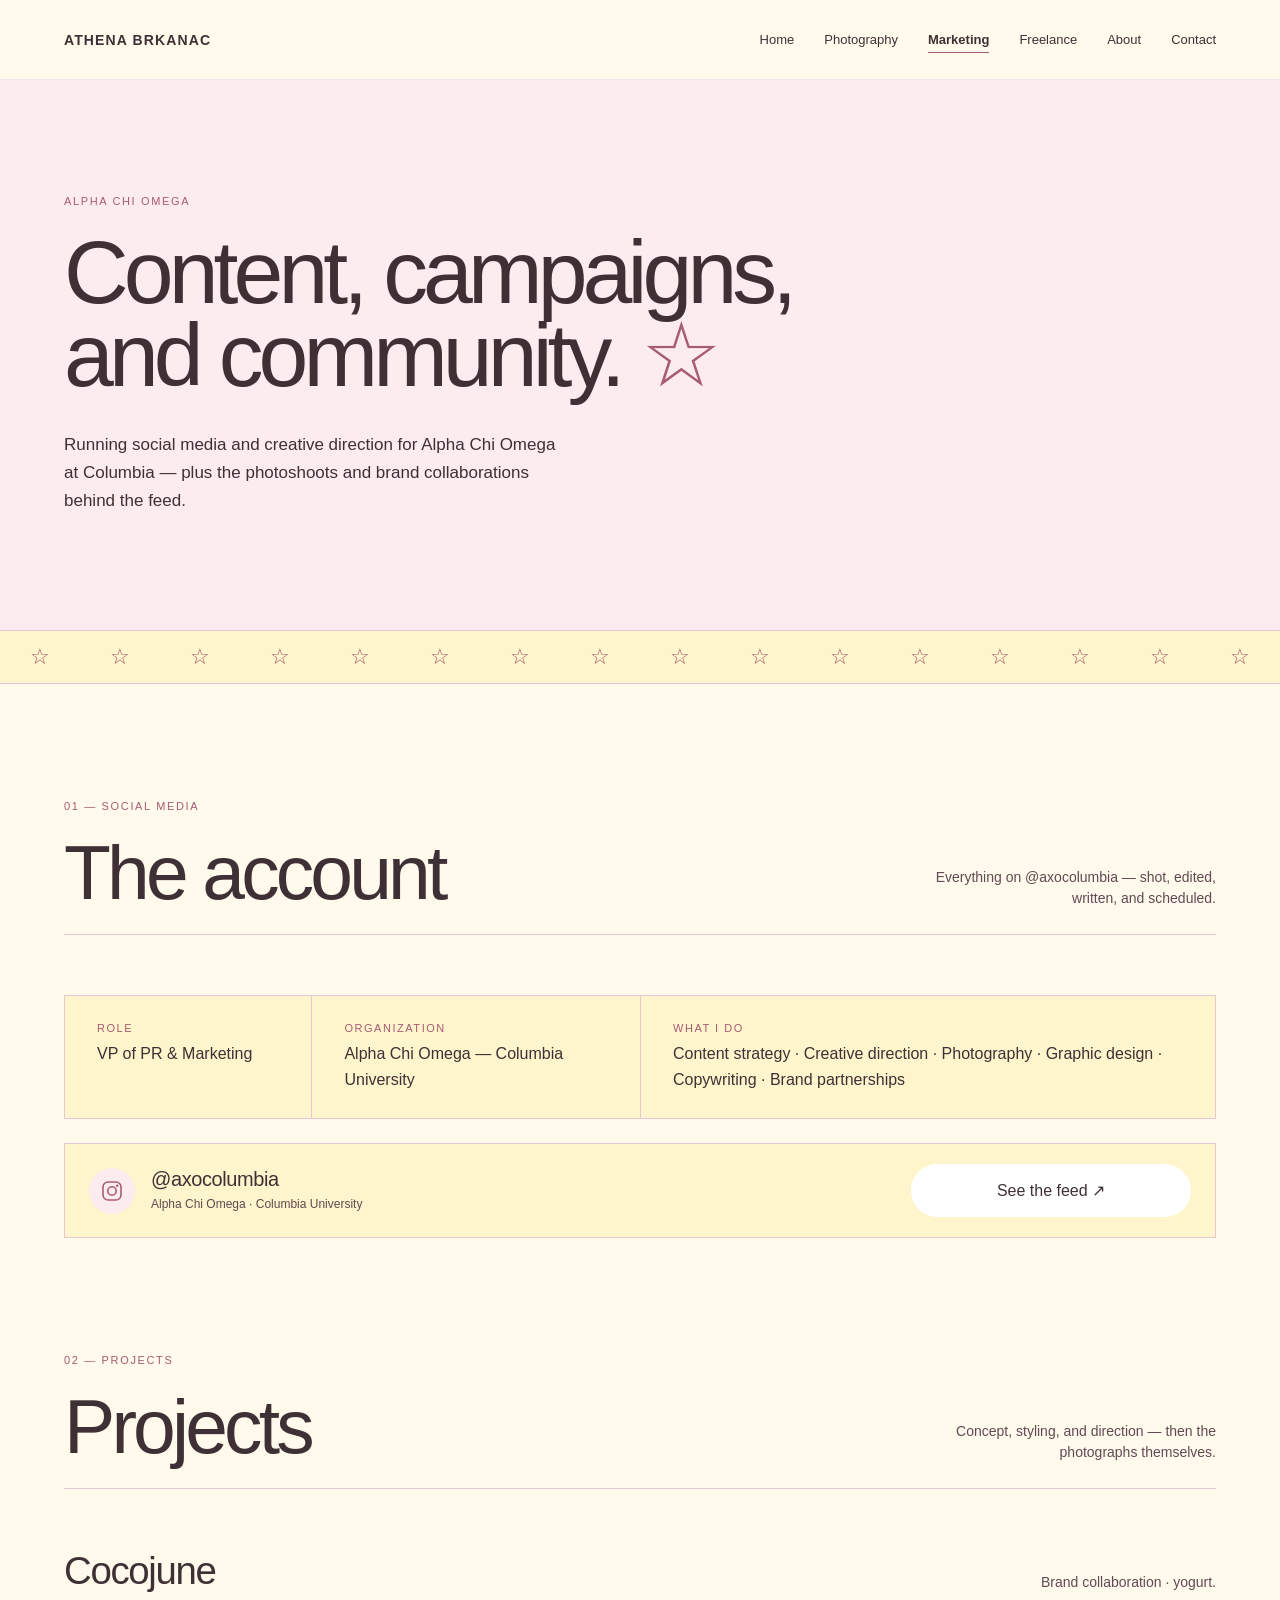
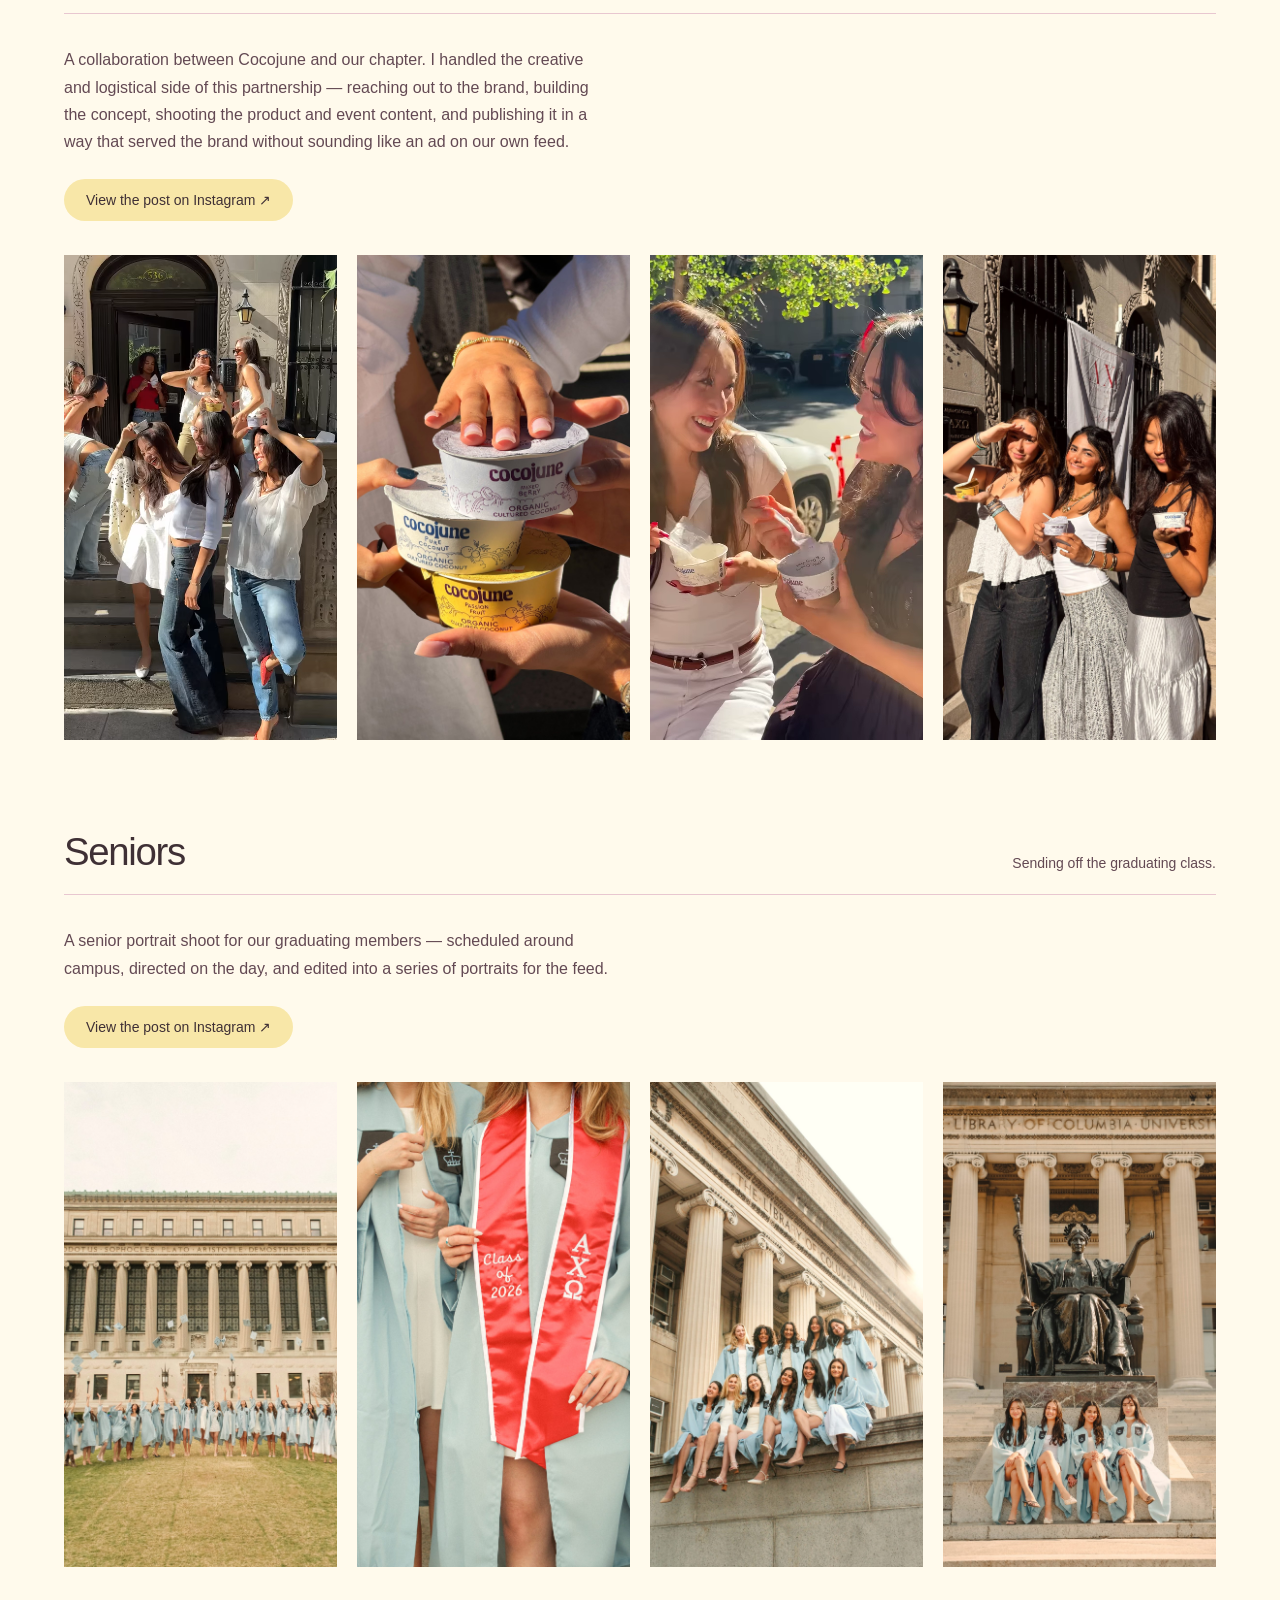
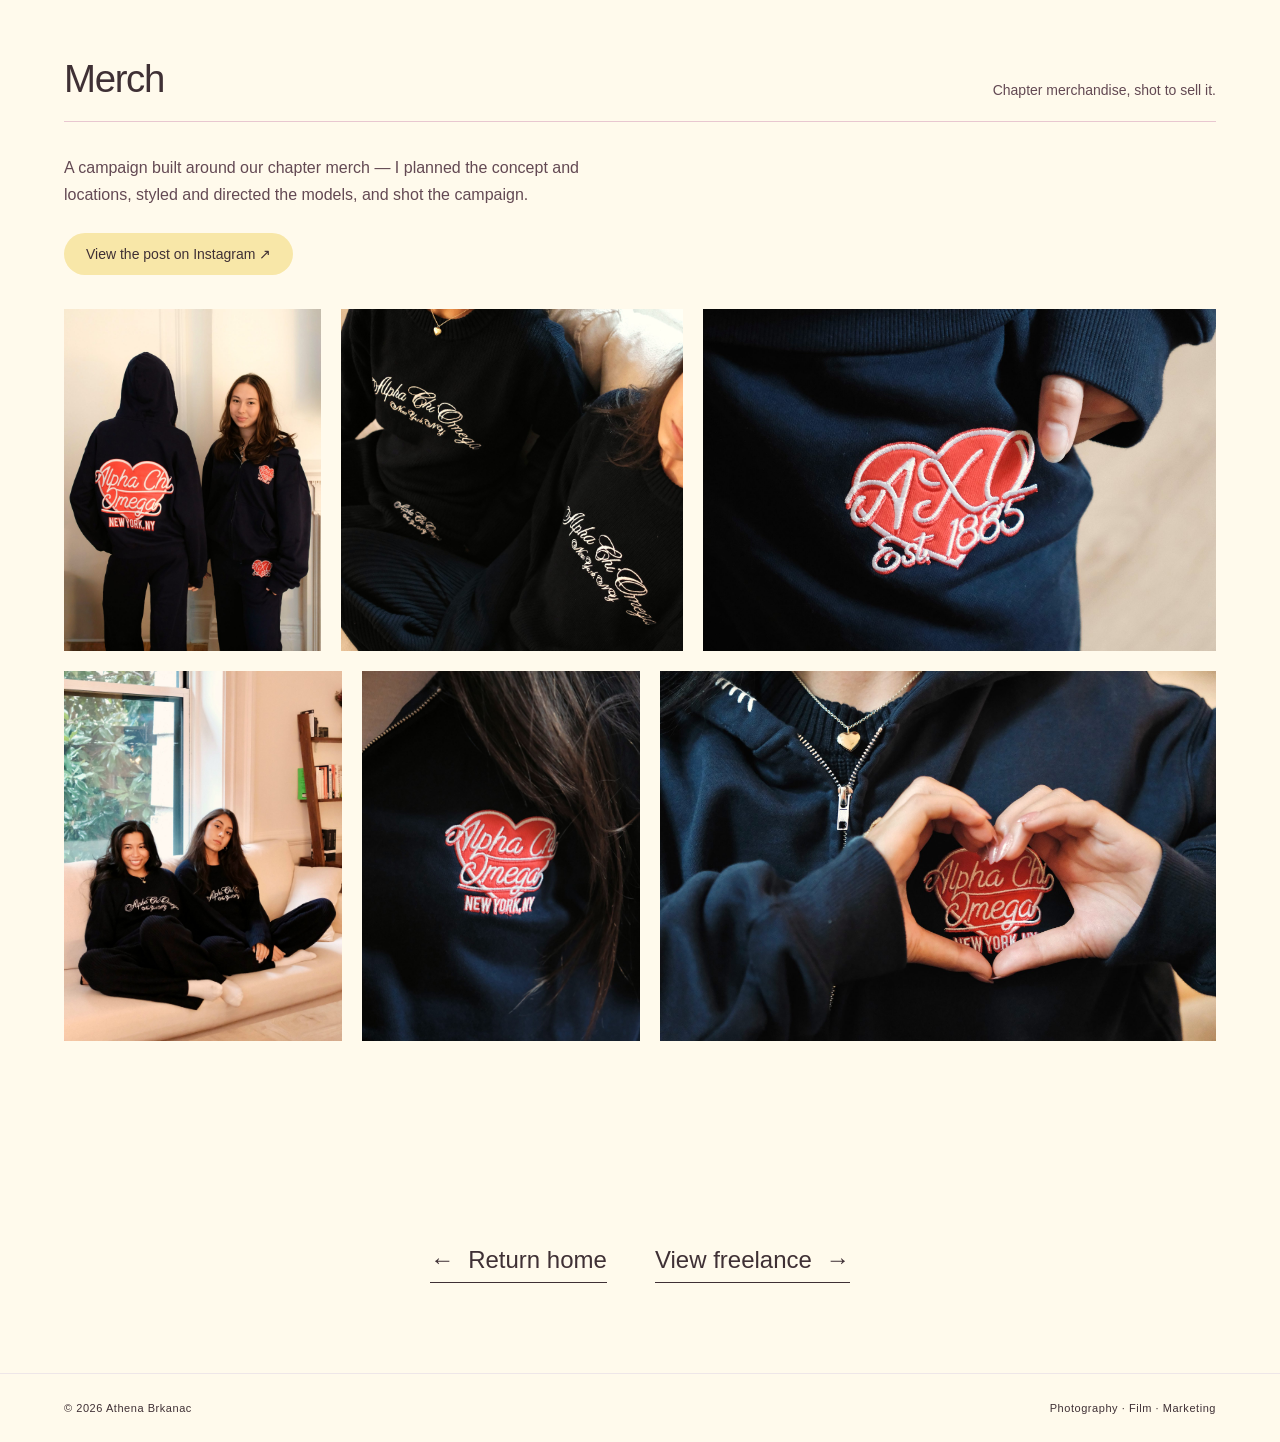
<file: marketing.html>
<!DOCTYPE html>
<html lang="en">

<head>
    <meta charset="UTF-8">

    <meta
        name="viewport"
        content="width=device-width, initial-scale=1.0"
    >

    <meta
        name="description"
        content="Athena Brkanac's work as VP of PR &amp; Marketing for Alpha Chi Omega at Columbia University."
    >

    <title>Alpha Chi Omega — Athena Brkanac</title>

    <link rel="stylesheet" href="style.css">

    <!-- Lets the stylesheet hide photo slots whose file is not
         in images/ yet, instead of showing a broken image. -->
    <script>
        document.documentElement.classList.add("js");
    </script>
</head>

<body>

    <!-- NAVIGATION -->

    <nav class="site-nav">

        <a href="index.html" class="logo">
            ATHENA BRKANAC
        </a>

        <div class="nav-links">
            <a href="index.html">Home</a>
            <a href="photography.html">Photography</a>
            <a href="marketing.html" aria-current="page">Marketing</a>
            <a href="freelance.html">Freelance</a>
            <a href="index.html#about">About</a>
            <a href="index.html#contact">Contact</a>
        </div>

    </nav>


    <main>

        <!-- MARKETING PAGE INTRO -->

        <header class="portfolio-hero">

            <p class="eyebrow">
                ALPHA CHI OMEGA
            </p>

            <h1>
                Content, campaigns,<br>
                and community. <span class="accent-star">☆</span>
            </h1>

            <p>
                Running social media and creative direction for Alpha Chi
                Omega at Columbia — plus the photoshoots and brand
                collaborations behind the feed.
            </p>

        </header>


        <!-- STAR BANNER -->

        <div class="marquee" aria-hidden="true">

            <div class="marquee-track">

                <div class="marquee-group">
                    <span>☆</span>
                    <span>☆</span>
                    <span>☆</span>
                    <span>☆</span>
                    <span>☆</span>
                    <span>☆</span>
                    <span>☆</span>
                    <span>☆</span>
                    <span>☆</span>
                    <span>☆</span>
                    <span>☆</span>
                    <span>☆</span>
                    <span>☆</span>
                    <span>☆</span>
                    <span>☆</span>
                    <span>☆</span>
                </div>

                <div class="marquee-group">
                    <span>☆</span>
                    <span>☆</span>
                    <span>☆</span>
                    <span>☆</span>
                    <span>☆</span>
                    <span>☆</span>
                    <span>☆</span>
                    <span>☆</span>
                    <span>☆</span>
                    <span>☆</span>
                    <span>☆</span>
                    <span>☆</span>
                    <span>☆</span>
                    <span>☆</span>
                    <span>☆</span>
                    <span>☆</span>
                </div>

            </div>

        </div>


        <!-- INSTAGRAM / ALPHA CHI OMEGA -->

        <section
            id="instagram"
            class="marketing-page-section instagram-section"
        >

            <div class="gallery-heading">

                <div>
                    <p class="eyebrow">
                        01 — SOCIAL MEDIA
                    </p>

                    <h2>The account</h2>
                </div>

                <p>
                    Everything on @axocolumbia — shot, edited,
                    written, and scheduled.
                </p>

            </div>


            <!-- ROLE -->

            <div class="role-block">

                <div class="role-side">



                <dl class="role-facts">

                    <div>
                        <dt>ROLE</dt>
                        <dd>VP of PR &amp; Marketing</dd>
                    </div>

                    <div>
                        <dt>ORGANIZATION</dt>
                        <dd>
                            Alpha Chi Omega —
                            Columbia University
                        </dd>
                    </div>

                    <div>
                        <dt>WHAT I DO</dt>
                        <dd>
                            Content strategy · Creative direction ·
                            Photography · Graphic design · Copywriting ·
                            Brand partnerships
                        </dd>
                    </div>

                </dl>


                <!-- THE ACCOUNT -->

                <a
                    class="ig-link"
                    href="https://www.instagram.com/axocolumbia"
                    target="_blank"
                    rel="noopener"
                >

                    <span class="ig-link-mark" aria-hidden="true">
                        <svg viewBox="0 0 24 24" width="24" height="24">
                            <rect
                                x="3" y="3" width="18" height="18" rx="5"
                                fill="none" stroke="currentColor" stroke-width="1.6"
                            />
                            <circle
                                cx="12" cy="12" r="4.2"
                                fill="none" stroke="currentColor" stroke-width="1.6"
                            />
                            <circle cx="17.2" cy="6.8" r="1.2" fill="currentColor" />
                        </svg>
                    </span>

                    <span class="ig-link-text">
                        <span class="ig-link-handle">@axocolumbia</span>
                        <span class="ig-link-note">
                            Alpha Chi Omega · Columbia University
                        </span>
                    </span>

                    <span class="ig-link-action">
                        See the feed ↗
                    </span>

                </a>

            </div>

        </section>


        <!-- PROJECTS -->

        <section
            id="projects"
            class="marketing-page-section shoots-section"
        >

            <div class="gallery-heading">

                <div>
                    <p class="eyebrow">
                        02 — PROJECTS
                    </p>

                    <h2>Projects</h2>
                </div>

                <p>
                    Concept, styling, and direction — then the
                    photographs themselves.
                </p>

            </div>


            <!-- COCOJUNE -->

            <div class="shot-group">

                <div class="category-heading">

                    <h3>Cocojune</h3>

                    <p>
                        Brand collaboration · yogurt.
                    </p>

                </div>

                <p class="section-intro">
                    A collaboration between Cocojune and our chapter. I
                    handled the creative and logistical side of this partnership —
                    reaching out to the brand, building the concept, shooting 
                    the product and event content, and publishing it in a way 
                    that served the brand without sounding like an ad on our
                    own feed.
                </p>

                <p class="project-link">
                    <a
                        href="https://www.instagram.com/p/DdFTZrBHZXR/"
                        class="pill-button"
                        target="_blank"
                        rel="noopener"
                    >
                        View the post on Instagram ↗
                    </a>
                </p>

                <!--
                Two clips among the photographs. They play on their own,
                silently, round and round — muted is what lets a browser
                start one without being asked. Each poster is a frame
                from its own clip, shown until it gets going, so a tile
                is never black.

                Each clip ships twice: browsers take the first they can
                play, which is the smaller .mp4 for nearly everyone,
                with the .webm there for the few that cannot.
                -->

                <div class="shot-grid">

                    <figure class="shot">
                        <video
                            poster="images/marketing/cocojune-02.jpg"
                            autoplay
                            loop
                            muted
                            playsinline
                        >
                            <source
                                src="images/marketing/cocojune-02.mp4"
                                type="video/mp4"
                            >
                            <source
                                src="images/marketing/cocojune-02.webm"
                                type="video/webm"
                            >
                        </video>
                    </figure>

                    <figure class="shot">
                        <img
                            src="images/marketing/cocojune-03.jpg"
                            alt="Cocojune brand collaboration content"
                            data-caption="cocojune × axo"
                        >
                    </figure>

                    <figure class="shot">
                        <video
                            poster="images/marketing/cocojune-05.jpg"
                            autoplay
                            loop
                            muted
                            playsinline
                        >
                            <source
                                src="images/marketing/cocojune-05.mp4"
                                type="video/mp4"
                            >
                            <source
                                src="images/marketing/cocojune-05.webm"
                                type="video/webm"
                            >
                        </video>
                    </figure>

                    <figure class="shot">
                        <img
                            src="images/marketing/cocojune-04.jpg"
                            alt="Cocojune brand collaboration content"
                            data-caption="cocojune × axo"
                        >
                    </figure>

                </div>

            </div>


            <!-- SENIORS -->

            <div class="shot-group">

                <div class="category-heading">

                    <h3>Seniors</h3>

                    <p>
                        Sending off the graduating class.
                    </p>

                </div>

                <p class="section-intro">
                    A senior portrait shoot for our graduating members —
                    scheduled around campus, directed on the day, and
                    edited into a series of portraits for the feed.
                </p>

                <p class="project-link">
                    <a
                        href="https://www.instagram.com/p/DYf1CD0jPKI/"
                        class="pill-button"
                        target="_blank"
                        rel="noopener"
                    >
                        View the post on Instagram ↗
                    </a>
                </p>

                <div class="shot-grid">

                    <figure class="shot">
                        <img
                            src="images/marketing/grad-01.jpg"
                            alt="Senior portrait photoshoot for Alpha Chi Omega"
                            data-caption="senior shoot"
                        >
                    </figure>

                    <figure class="shot">
                        <img
                            src="images/marketing/grad-02.jpg"
                            alt="Senior portrait photoshoot for Alpha Chi Omega"
                            data-caption="senior shoot"
                        >
                    </figure>

                    <figure class="shot">
                        <img
                            src="images/marketing/grad-03.jpg"
                            alt="Senior portrait photoshoot for Alpha Chi Omega"
                            data-caption="senior shoot"
                        >
                    </figure>

                    <figure class="shot">
                        <img
                            src="images/marketing/grad-04.jpg"
                            alt="Senior portrait photoshoot for Alpha Chi Omega"
                            data-caption="senior shoot"
                        >
                    </figure>

                </div>

            </div>


            <!-- MERCH -->

            <div class="shot-group">

                <div class="category-heading">

                    <h3>Merch</h3>

                    <p>
                        Chapter merchandise, shot to sell it.
                    </p>

                </div>

                <p class="section-intro">
                    A campaign built around our chapter merch — I planned
                    the concept and locations, styled and directed the
                    models, and shot the campaign.
                </p>

                <p class="project-link">
                    <a
                        href="https://www.instagram.com/p/DffjmWjHdr1/"
                        class="pill-button"
                        target="_blank"
                        rel="noopener"
                    >
                        View the post on Instagram ↗
                    </a>
                </p>

                <!--
                Shown whole, never cropped. Each row shares one height and
                every photo takes the width its own shape needs, so the
                tall, square and wide ones all fit. --shape is the photo's
                width / height; change it if you swap a photo for one of a
                different shape.
                -->

                <div class="shot-rows">

                    <div class="shot-row">

                        <figure class="shot" style="--shape: 0.75">
                            <img
                                src="images/marketing/merch-01.jpg"
                                alt="Alpha Chi Omega merchandise photoshoot"
                                data-caption="axo merch campaign"
                            >
                        </figure>

                        <figure class="shot" style="--shape: 1">
                            <img
                                src="images/marketing/merch-02.jpg"
                                alt="Alpha Chi Omega merchandise photoshoot"
                                data-caption="axo merch campaign"
                            >
                        </figure>

                        <figure class="shot" style="--shape: 1.5">
                            <img
                                src="images/marketing/merch-03.jpg"
                                alt="Alpha Chi Omega merchandise photoshoot"
                                data-caption="axo merch campaign"
                            >
                        </figure>

                    </div>

                    <div class="shot-row">

                        <figure class="shot" style="--shape: 0.75">
                            <img
                                src="images/marketing/merch-04.jpg"
                                alt="Alpha Chi Omega merchandise photoshoot"
                                data-caption="axo merch campaign"
                            >
                        </figure>

                        <figure class="shot" style="--shape: 0.75">
                            <img
                                src="images/marketing/merch-05.jpg"
                                alt="Alpha Chi Omega merchandise photoshoot"
                                data-caption="axo merch campaign"
                            >
                        </figure>

                        <figure class="shot" style="--shape: 1.5">
                            <img
                                src="images/marketing/merch-06.jpg"
                                alt="Alpha Chi Omega merchandise photoshoot"
                                data-caption="axo merch campaign"
                            >
                        </figure>

                    </div>

                </div>

            </div>

        </section>


        <!-- RETURN HOME -->

        <section class="return-home">

            <a href="index.html" class="portfolio-link">
                <span aria-hidden="true">←</span>
                Return home
            </a>

            <a href="freelance.html" class="portfolio-link">
                View freelance
                <span aria-hidden="true">→</span>
            </a>

        </section>

    </main>


    <footer>

        <span>© 2026 Athena Brkanac</span>

        <span>Photography · Film · Marketing</span>

    </footer>

    <script src="photo-slots.js"></script>
    <script src="lightbox.js"></script>

</body>

</html>
</file>
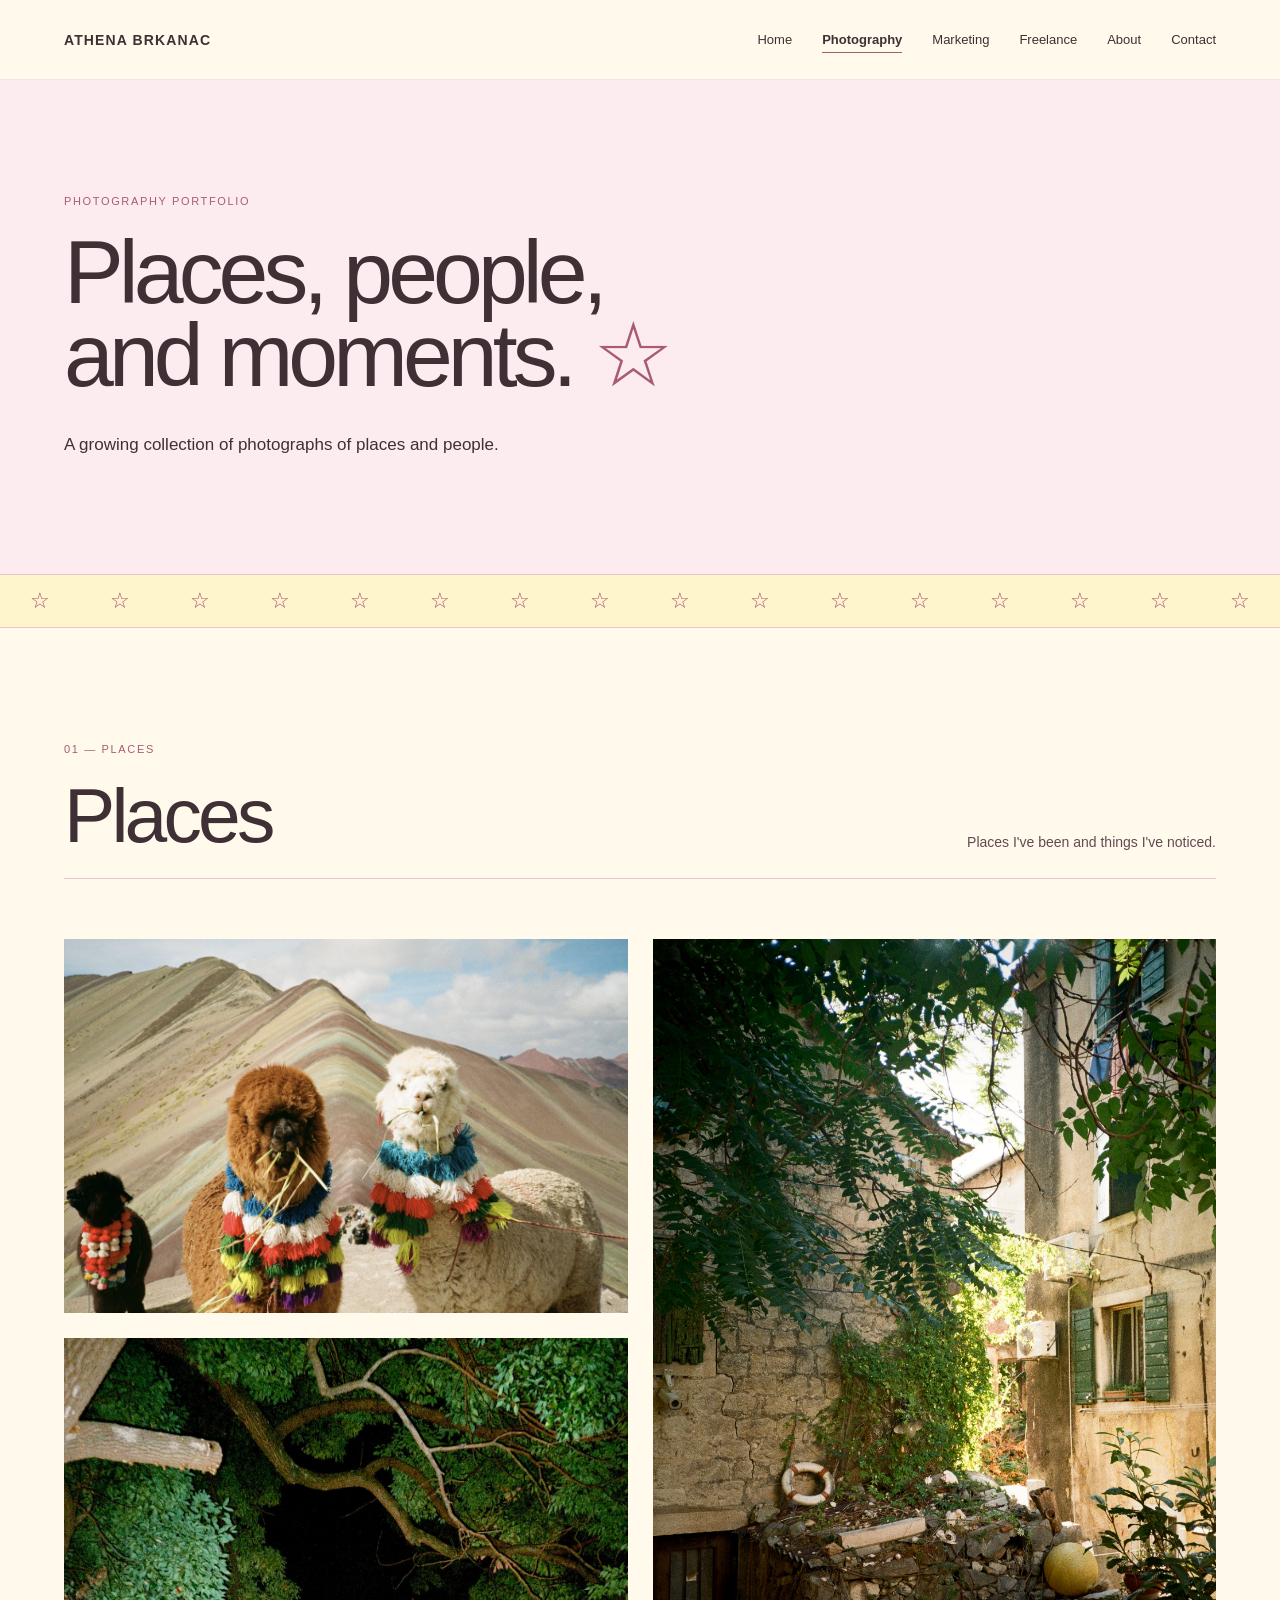
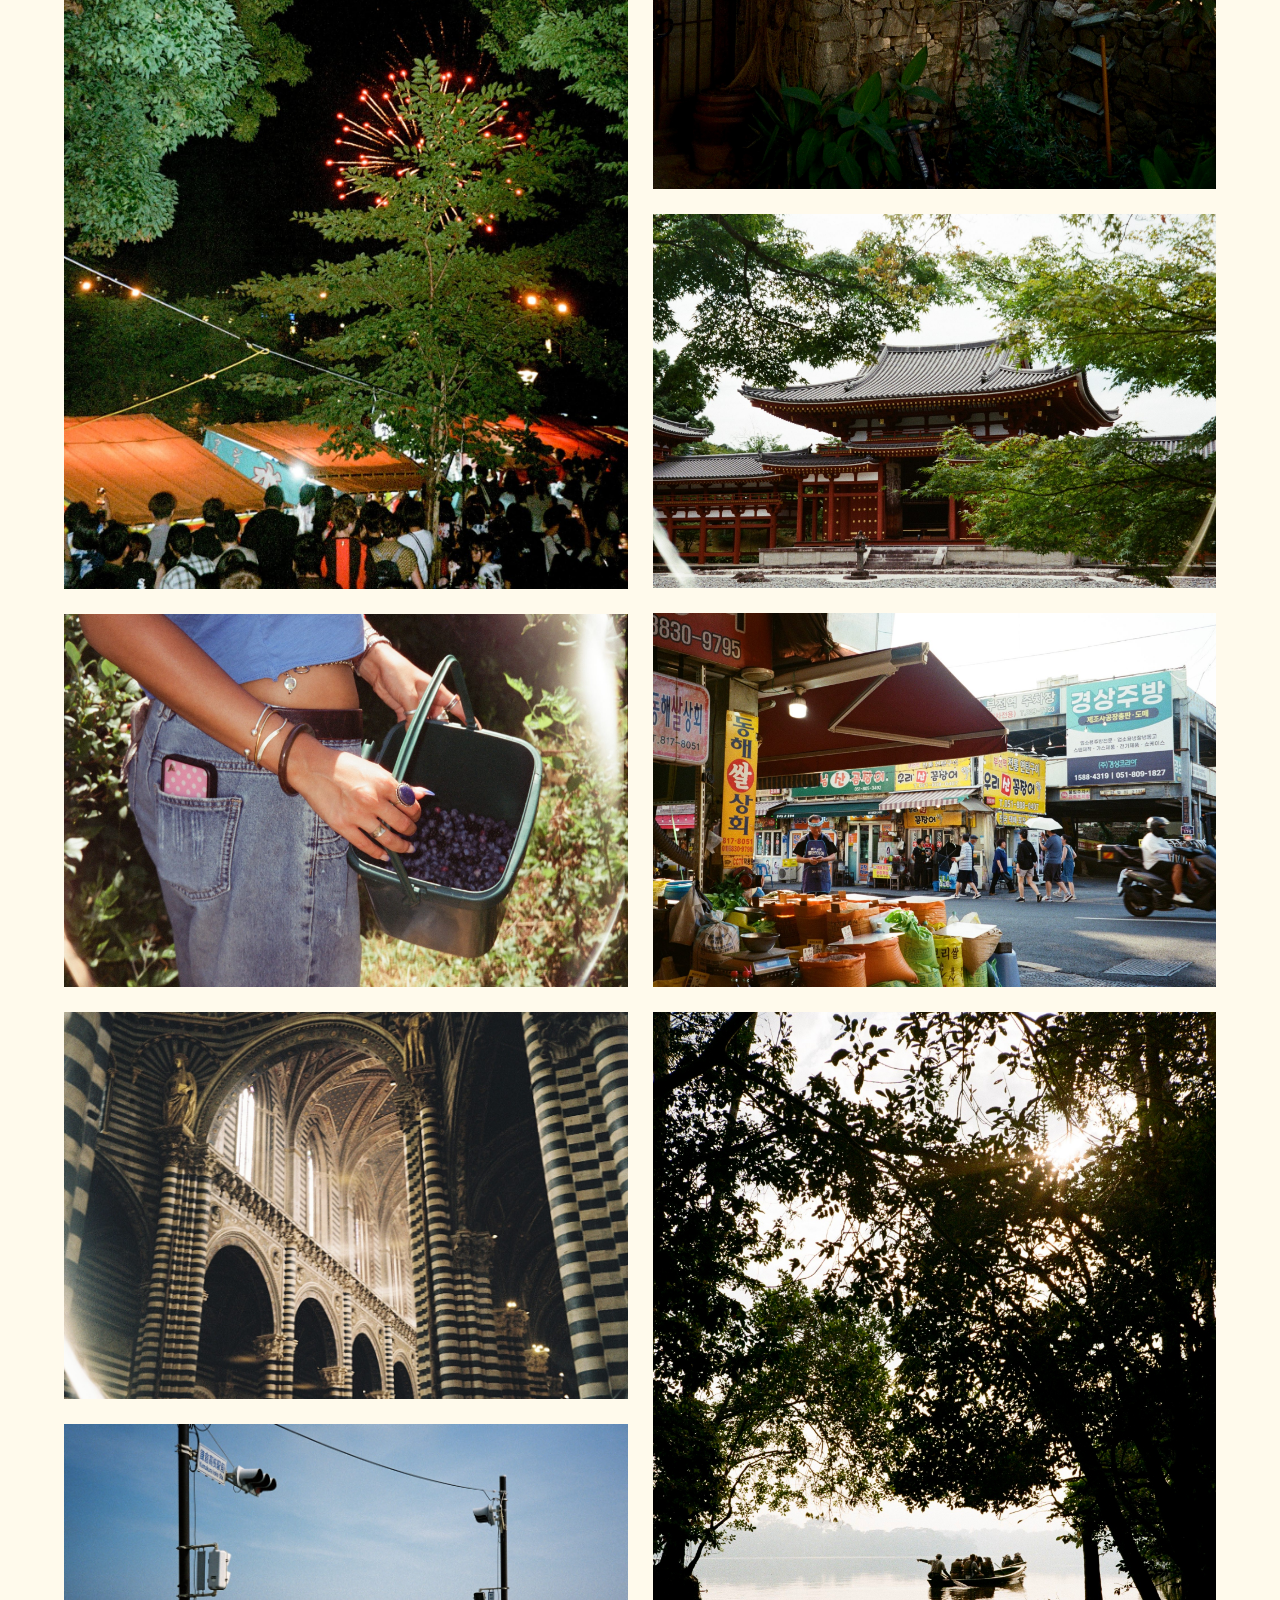
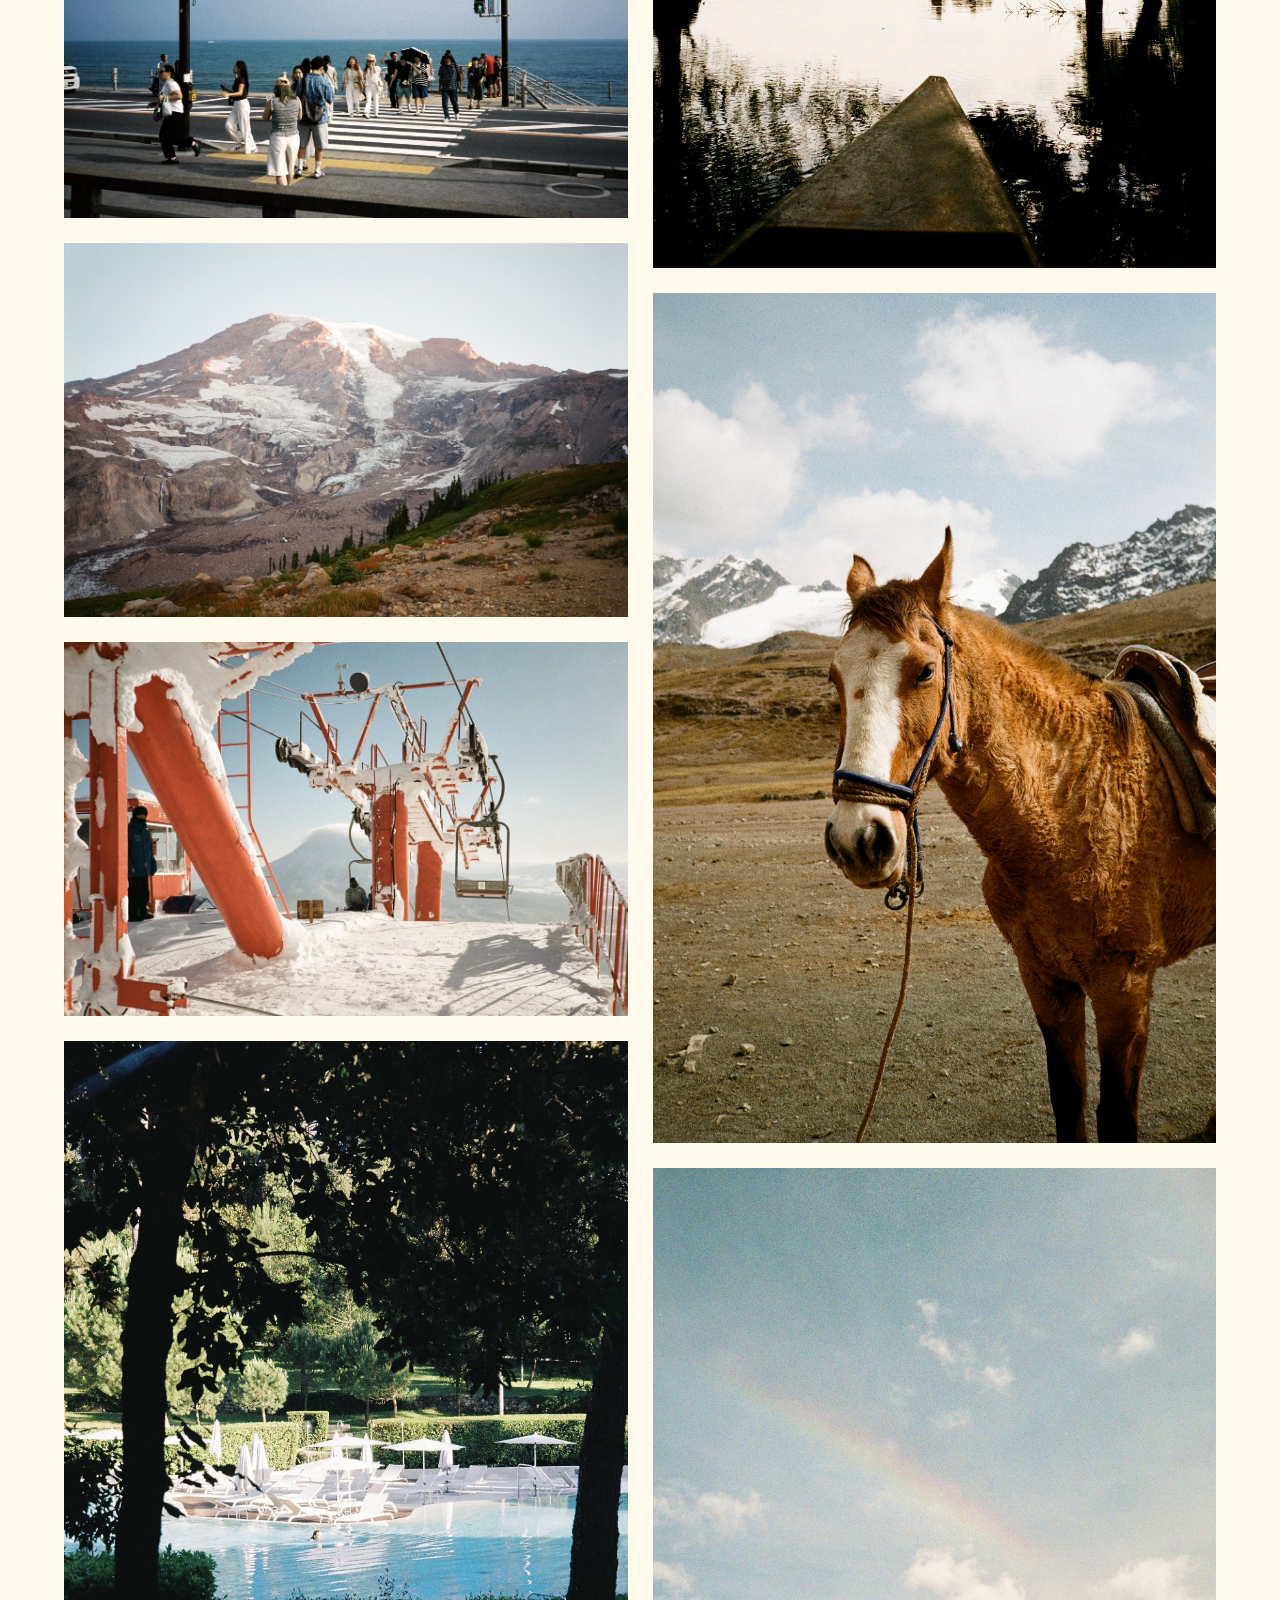
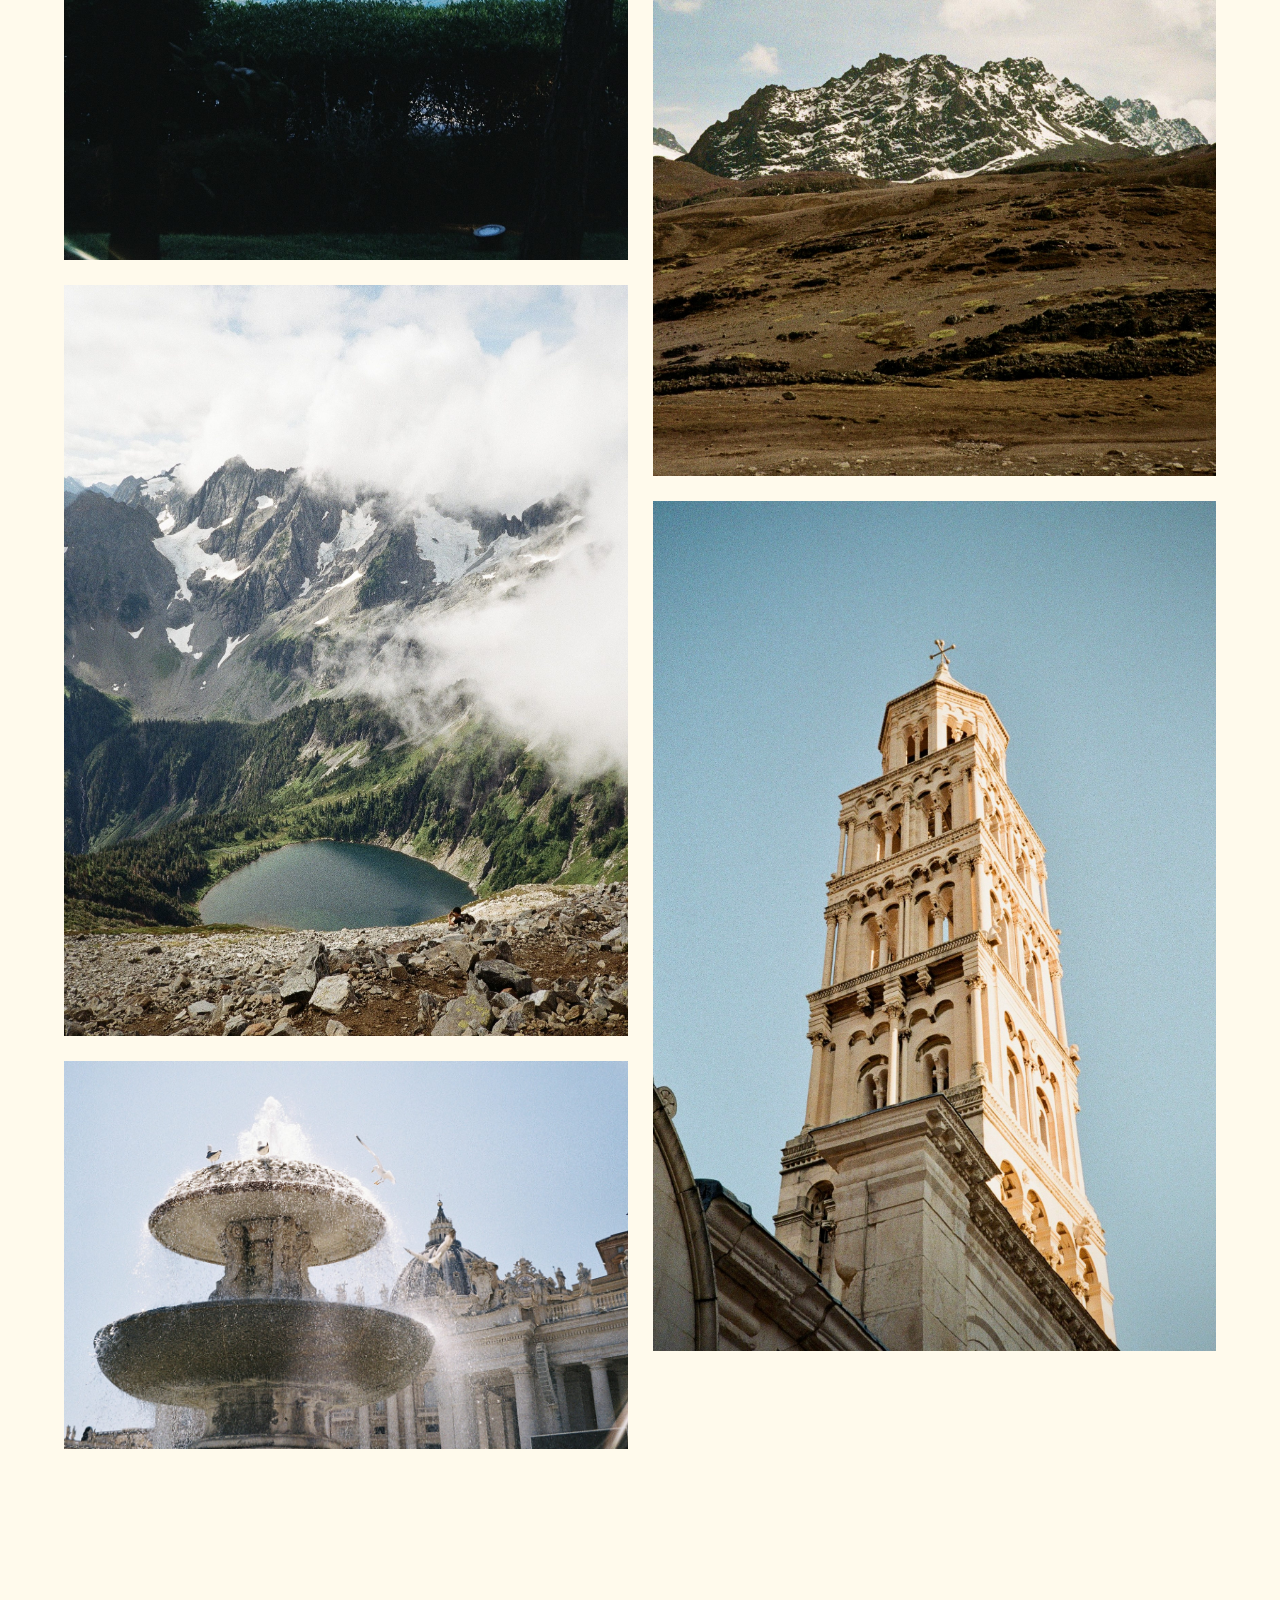
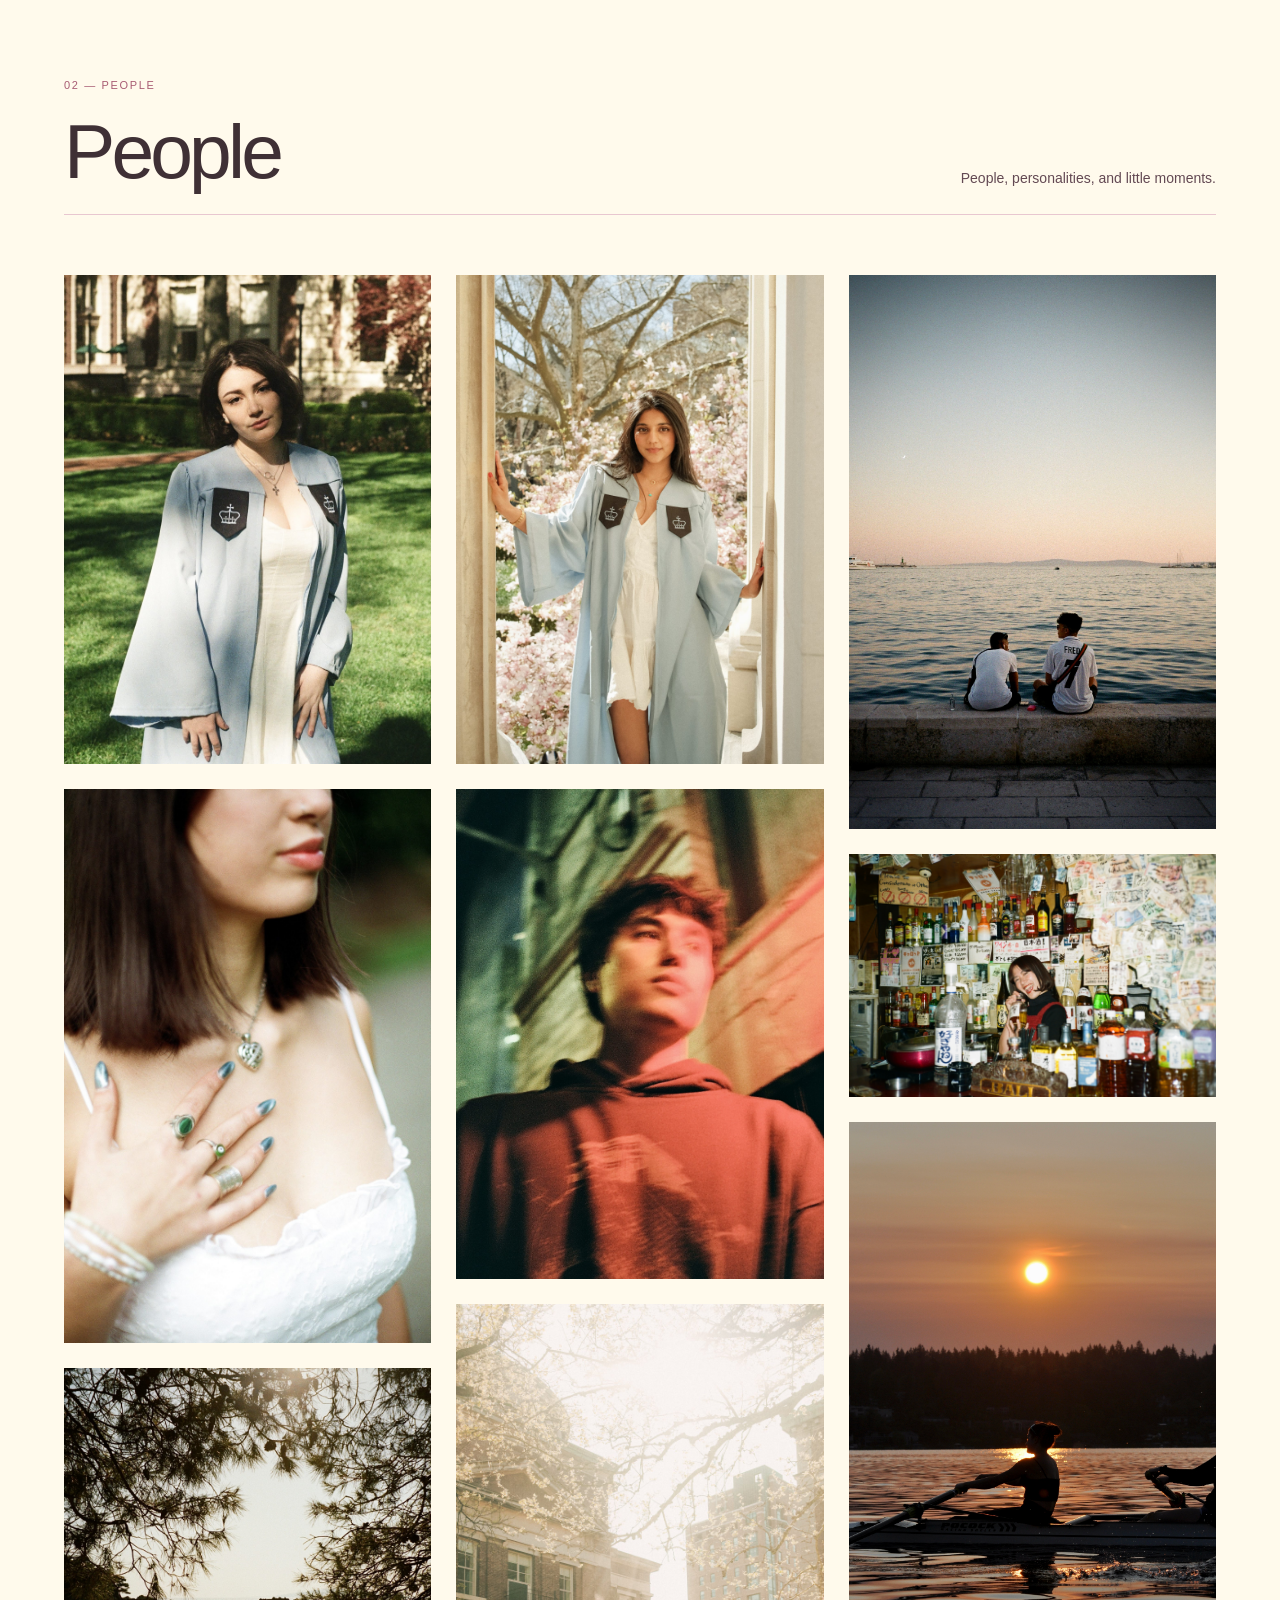
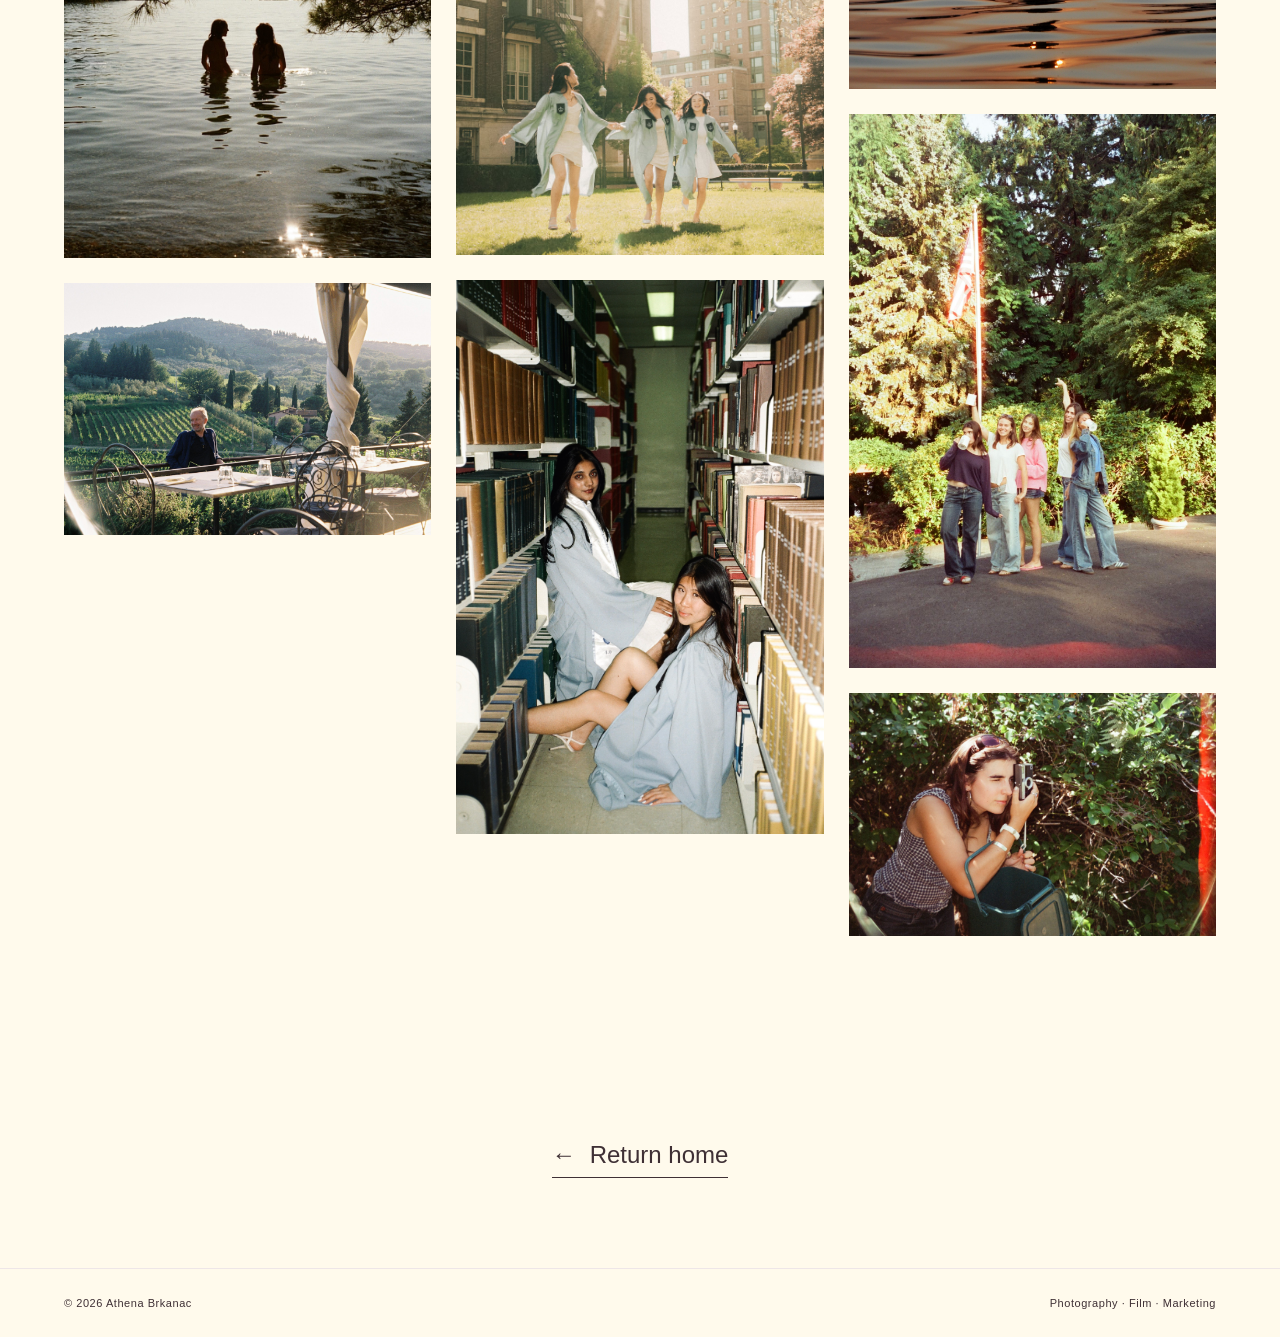
<file: photography.html>
<!DOCTYPE html>
<html lang="en">

<head>
    <meta charset="UTF-8">

    <meta
        name="viewport"
        content="width=device-width, initial-scale=1.0"
    >

    <meta
        name="description"
        content="The photography portfolio of Athena Brkanac."
    >

    <title>Photography — Athena Brkanac</title>

    <link rel="stylesheet" href="style.css">
</head>

<body>

    <!-- NAVIGATION -->

    <nav class="site-nav">

        <a href="index.html" class="logo">
            ATHENA BRKANAC
        </a>

        <div class="nav-links">
            <a href="index.html">Home</a>
            <a href="photography.html" aria-current="page">Photography</a>
            <a href="marketing.html">Marketing</a>
            <a href="freelance.html">Freelance</a>
            <a href="index.html#about">About</a>
            <a href="index.html#contact">Contact</a>
        </div>

    </nav>


    <main>

        <!-- PORTFOLIO PAGE INTRO -->

        <header class="portfolio-hero">

            <p class="eyebrow">
                PHOTOGRAPHY PORTFOLIO
            </p>

            <h1>
                Places, people,<br>
                and moments. <span class="accent-star">☆</span>
            </h1>

            <p>
                A growing collection of photographs of places and people.
            </p>

        </header>


        <!-- STAR BANNER -->

        <div class="marquee" aria-hidden="true">

            <div class="marquee-track">

                <div class="marquee-group">
                    <span>☆</span>
                    <span>☆</span>
                    <span>☆</span>
                    <span>☆</span>
                    <span>☆</span>
                    <span>☆</span>
                    <span>☆</span>
                    <span>☆</span>
                    <span>☆</span>
                    <span>☆</span>
                    <span>☆</span>
                    <span>☆</span>
                    <span>☆</span>
                    <span>☆</span>
                    <span>☆</span>
                    <span>☆</span>
                </div>

                <div class="marquee-group">
                    <span>☆</span>
                    <span>☆</span>
                    <span>☆</span>
                    <span>☆</span>
                    <span>☆</span>
                    <span>☆</span>
                    <span>☆</span>
                    <span>☆</span>
                    <span>☆</span>
                    <span>☆</span>
                    <span>☆</span>
                    <span>☆</span>
                    <span>☆</span>
                    <span>☆</span>
                    <span>☆</span>
                    <span>☆</span>
                </div>

            </div>

        </div>


        <!-- PLACES -->

        <section
            id="places"
            class="portfolio-gallery-section landscape-gallery-section"
        >

            <div class="gallery-heading">

                <div>
                    <p class="eyebrow">
                        01 — PLACES
                    </p>

                    <h2>Places</h2>
                </div>

                <p>
                    Places I've been and things I've noticed.
                </p>

            </div>


            <div class="full-landscape-grid">

                <figure class="gallery-photo">
                    <img
                        src="images/alpacha.jpg"
                        alt="Alpacas standing in front of a multicolored mountain"
                        data-caption="alpachas in peru - 2023 - film"
                    >
                </figure>

                <figure class="gallery-photo">
                    <img
                        src="images/firework.jpg"
                        alt="A firework bursting above trees and a crowd at night"
                        data-caption="firework - 2026 - film"
                    >
                </figure>

                <figure class="gallery-photo">
                    <img
                        src="images/berry-picking.jpg"
                        alt="Hands holding a basket of freshly picked blueberries"
                        data-caption="berry picking - 2026 - film"
                    >
                </figure>

                <figure class="gallery-photo">
                    <img
                        src="images/duomo.JPG"
                        alt="Interior architectural photography"
                        data-caption="duomo - 2026 - film"
                    >
                </figure>

                <figure class="gallery-photo">
                    <img
                        src="images/kamakura.JPG"
                        alt="Pedestrians crossing a coastal road in Kamakura, Japan"
                        data-caption="kamakura - 2026 - film"
                    >
                </figure>

                <figure class="gallery-photo">
                    <img
                        src="images/rainer.jpg"
                        alt="Snow-capped peak of Mount Rainier at dusk"
                        data-caption="mt. rainier - 2025 - film"
                    >
                </figure>

                <figure class="gallery-photo">
                    <img
                        src="images/niesko.jpg"
                        alt="Snow-covered ski lift with a mountain in the background at Niseko"
                        data-caption="niseko - 2025 - film"
                    >
                </figure>

                <figure class="gallery-photo">
                    <img
                        src="images/pool.JPG"
                        alt="Pool framed by trees at a garden resort"
                        data-caption="swim - 2026 - film"
                    >
                </figure>

                <figure class="gallery-photo">
                    <img
                        src="images/sahale.jpg"
                        alt="Alpine lake and mountain ridge above the clouds at Sahale"
                        data-caption="sahale - 2025 - film"
                    >
                </figure>

                <figure class="gallery-photo">
                    <img
                        src="images/seagull.JPG"
                        alt="Seagulls flying past a fountain with St. Peter's Basilica in the background"
                        data-caption="bathtime - 2026 - film"
                    >
                </figure>

                <figure class="gallery-photo">
                    <img
                        src="images/abandon.jpg"
                        alt="Overgrown stone courtyard with a life ring hung on the wall"
                        data-caption="abandon - 2023 - film"
                    >
                </figure>

                <figure class="gallery-photo">
                    <img
                        src="images/kyoto.jpg"
                        alt="Red temple hall framed by trees in Kyoto"
                        data-caption="kyoto - 2026 - film"
                    >
                </figure>

                <figure class="gallery-photo">
                    <img
                        src="images/market.jpg"
                        alt="Street market with produce stalls and shop signs"
                        data-caption="market - 2026 - film"
                    >
                </figure>

                <figure class="gallery-photo">
                    <img
                        src="images/amazon.jpg"
                        alt="Boat of passengers on a still river seen through overhanging jungle trees"
                        data-caption="amazon - 2023 - film"
                    >
                </figure>

                <figure class="gallery-photo">
                    <img
                        src="images/horses.jpg"
                        alt="Saddled horse standing on a plain below snow-covered peaks"
                        data-caption="horses - 2023 - film"
                    >
                </figure>

                <figure class="gallery-photo">
                    <img
                        src="images/rainbow-mountain.jpg"
                        alt="Faint rainbow arcing over a snow-streaked mountain ridge"
                        data-caption="rainbow mountain - 2023 - film"
                    >
                </figure>

                <figure class="gallery-photo">
                    <img
                        src="images/split.jpg"
                        alt="Bell tower of Split cathedral seen from below against a clear sky"
                        data-caption="split - 2023 - film"
                    >
                </figure>

                <!--
                ADD ANOTHER PLACES PHOTO LIKE THIS:

                <figure class="gallery-photo">
                    <img
                        src="images/your-file-name.jpg"
                        alt="Description of the photograph"
                        data-caption="Caption shown under the photo when it is enlarged"
                    >
                </figure>
                -->

            </div>

        </section>


        <!-- PEOPLE -->

        <section
            id="people"
            class="portfolio-gallery-section portrait-gallery-section"
        >

            <div class="gallery-heading">

                <div>
                    <p class="eyebrow">
                        02 — PEOPLE
                    </p>

                    <h2>People</h2>
                </div>

                <p>
                    People, personalities, and little moments.
                </p>

            </div>


            <div class="full-portrait-grid">

                <figure class="gallery-photo">
                    <img
                        src="images/cami.jpeg"
                        alt="Close portrait featuring jewelry and painted nails"
                        data-caption="cami - 2026 - film"
                    >
                </figure>

                <figure class="gallery-photo">
                    <img
                        src="images/elena.jpg"
                        alt="Portrait photography by Athena Brkanac"
                        data-caption="heart to heart - 2024 - film"
                    >
                </figure>

                <figure class="gallery-photo">
                    <img
                        src="images/cassielucia.jpg"
                        alt="Two silhouetted figures standing in the sea, framed by pine branches"
                        data-caption="secrets - 2025 - film"
                    >
                </figure>

                <figure class="gallery-photo">
                    <img
                        src="images/zoran.JPG"
                        alt="Man seated at a hillside table overlooking a vineyard"
                        data-caption="zoran - 2026 - film"
                    >
                </figure>

                <figure class="gallery-photo">
                    <img
                        src="images/shaivi.JPG"
                        alt="Portrait of a graduate in a cap and gown among cherry blossoms"
                        data-caption="shaivi - 2026 - digital"
                    >
                </figure>

                <figure class="gallery-photo">
                    <img
                        src="images/conan.JPG"
                        alt="Motion-blurred portrait of a young man in a red hoodie"
                        data-caption="conan - 2025 - film"
                    >
                </figure>

                <figure class="gallery-photo">
                    <img
                        src="images/run.jpg"
                        alt="Three graduates in caps and gowns running across a sunlit lawn"
                        data-caption="run - 2026 - digital"
                    >
                </figure>

                <figure class="gallery-photo">
                    <img
                        src="images/library.JPG"
                        alt="Two graduates in gowns seated between library stacks"
                        data-caption="library - 2026 - film"
                    >
                </figure>

                <figure class="gallery-photo">
                    <img
                        src="images/dusk.jpg"
                        alt="Two friends sitting on a harbour wall watching the water at dusk"
                        data-caption="dusk - 2023 - film"
                    >
                </figure>

                <figure class="gallery-photo">
                    <img
                        src="images/shinjuku%20cinderella.jpg"
                        alt="Bartender laughing behind a Shinjuku bar lined with bottles and handwritten notes"
                        data-caption="shinjuku cinderella - 2026 - film"
                    >
                </figure>

                <figure class="gallery-photo">
                    <img
                        src="images/row.JPG"
                        alt="Rower silhouetted against the sun on a lake at sunset"
                        data-caption="row - 2023 - digital"
                    >
                </figure>

                <figure class="gallery-photo">
                    <img
                        src="images/america.jpg"
                        alt="Four friends standing together on a tree-lined road"
                        data-caption="america - 2026 - film"
                    >
                </figure>

                <figure class="gallery-photo">
                    <img
                        src="images/cassie.jpg"
                        alt="Cassie leaning over a hedge, taking a photo with a film camera"
                        data-caption="cassie - 2026 - film"
                    >
                </figure>

                <!--
                ADD ANOTHER PEOPLE PHOTO LIKE THIS:

                <figure class="gallery-photo">
                    <img
                        src="images/your-file-name.jpg"
                        alt="Description of the photograph"
                        data-caption="Caption shown under the photo when it is enlarged"
                    >
                </figure>
                -->

            </div>

        </section>


        <!-- RETURN HOME -->

        <section class="return-home">

            <a href="index.html" class="portfolio-link">
                <span aria-hidden="true">←</span>
                Return home
            </a>

        </section>

    </main>


    <footer>

        <span>© 2026 Athena Brkanac</span>

        <span>Photography · Film · Marketing</span>

    </footer>

    <script src="lightbox.js"></script>

</body>

</html>
</file>
<file: style.css>
/* ==================================================
   COLOR PALETTE
   ================================================== */

:root {
    --pink: #F8D9E3;
    --pink-light: #FCECEF;
    --pink-mid: #F2B4C8;
    --pink-dark: #A85C73;

    --yellow: #F8E7A8;
    --yellow-light: #FFF5CC;

    --cream: #FFFDF8;

    --text: #3F3035;
    --text-soft: #634953;

    --border: #E8C7D0;

    /* The quiet background most sections sit on: a pale cream yellow,
       warm enough to flatter the film photographs and to give the
       bright parts of the black and white ones an edge. Paler than
       --yellow-light, so the star strip and contact band still read
       as their own bands. */
    --paper: #FFFAEC;
    --rule: #EEE6E8;
}


/* ==================================================
   RESET AND GENERAL
   ================================================== */

* {
    margin: 0;
    padding: 0;
    box-sizing: border-box;
}

html {
    scroll-behavior: smooth;
}

body {
    overflow-x: hidden;

    font-family: Arial, Helvetica, sans-serif;

    color: var(--text);
    background: var(--cream);
}

a {
    color: inherit;
    text-decoration: none;
}

img {
    max-width: 100%;
}

main {
    display: block;
}


/* ==================================================
   NAVIGATION
   ================================================== */

.site-nav {
    position: relative;
    z-index: 20;

    min-height: 80px;
    padding: 20px 5vw;

    display: flex;
    align-items: center;
    justify-content: space-between;
    gap: 30px;

    background: var(--pink);

    border-bottom: 1px solid var(--border);
}

.logo {
    font-size: 14px;
    font-weight: 700;
    letter-spacing: 0.08em;
}

.nav-links {
    display: flex;
    align-items: center;
    gap: 30px;
}

.nav-links a {
    position: relative;

    font-size: 13px;
}

.nav-links a::after {
    content: "";

    position: absolute;
    left: 0;
    bottom: -6px;

    width: 0;
    height: 1px;

    background: var(--pink-dark);

    transition: width 0.25s ease;
}

.nav-links a:hover::after,
.nav-links a:focus-visible::after,
.nav-links a[aria-current="page"]::after {
    width: 100%;
}

/* The page you are on stays underlined, so the menu also says where
   you are. */

.nav-links a[aria-current="page"] {
    font-weight: 600;
}


/* ==================================================
   SHARED TYPOGRAPHY
   ================================================== */

.eyebrow {
    margin-bottom: 24px;

    font-size: 11px;
    letter-spacing: 0.15em;

    color: var(--pink-dark);
}

h1,
h2,
h3 {
    font-weight: 400;
}

h1 {
    font-size: clamp(55px, 7vw, 105px);
    line-height: 0.92;
    letter-spacing: -0.055em;
}

h2 {
    font-size: clamp(45px, 5.5vw, 78px);
    line-height: 0.96;
    letter-spacing: -0.05em;
}

.accent-star,
.heading-star {
    color: var(--pink-dark);
}

.section-intro {
    max-width: 550px;
    margin-top: 24px;

    font-size: 16px;
    line-height: 1.7;

    color: var(--text-soft);
}

.section-intro:empty {
    display: none;
}


/* ==================================================
   BUTTONS AND LINKS
   ================================================== */

.pill-button {
    display: inline-block;

    padding: 15px 24px;

    background: var(--yellow);
    border-radius: 100px;

    font-size: 15px;

    transition:
        transform 0.25s ease,
        background 0.25s ease;
}

.pill-button:hover,
.pill-button:focus-visible {
    transform: translateY(-4px);

    background: #F4DB82;
}

.portfolio-link-wrapper {
    margin-top: 64px;

    text-align: center;
}

.portfolio-link {
    display: inline-flex;
    align-items: center;
    gap: 14px;

    padding-bottom: 8px;

    border-bottom: 1px solid var(--text);

    font-size: clamp(18px, 2vw, 24px);

    transition:
        color 0.2s ease,
        gap 0.2s ease;
}

.portfolio-link:hover,
.portfolio-link:focus-visible {
    gap: 22px;

    color: var(--pink-dark);
}


/* The homepage call to action is a full-width band, so it reads as the
   obvious next step instead of another line of text. Scoped to the
   wrapper so the "Return home" link keeps the plain underlined style. */

.portfolio-link-wrapper .portfolio-link {
    display: flex;
    justify-content: center;

    padding: 32px 24px;

    background: var(--pink);
    border-bottom: none;

    font-size: clamp(19px, 2.4vw, 28px);

    transition:
        background 0.25s ease,
        gap 0.25s ease;
}

.portfolio-link-wrapper .portfolio-link:hover,
.portfolio-link-wrapper .portfolio-link:focus-visible {
    background: var(--pink-mid);

    color: var(--text);
}


/* ==================================================
   HOME HERO
   ================================================== */

.hero {
    min-height: calc(100vh - 80px);
    padding: 7vw 5vw;

    display: grid;
    grid-template-columns: minmax(0, 1fr) minmax(0, 1fr);
    align-items: center;
    gap: 6vw;

    background: var(--pink-light);
}

.hero-text {
    max-width: 650px;
}

.intro {
    max-width: 480px;
    margin-top: 35px;

    font-size: 17px;
    line-height: 1.65;
}

.hero-text .pill-button {
    margin-top: 35px;
}

.hero-image {
    position: relative;
}

.hero-image::after {
    content: "";

    position: absolute;
    inset: 20px -20px -20px 20px;

    z-index: 0;

    background: var(--yellow);
}

.hero-image img {
    position: relative;
    z-index: 1;

    width: 100%;
    height: min(72vh, 700px);

    display: block;

    object-fit: cover;
}


/* ==================================================
   STAR MARQUEE
   ================================================== */

.marquee {
    width: 100%;
    height: 54px;

    overflow: hidden;

    display: flex;
    align-items: center;

    background: var(--cream);

    border-top: 1px solid var(--border);
    border-bottom: 1px solid var(--border);
}

.marquee-track {
    width: max-content;

    display: flex;
    flex-shrink: 0;

    animation: star-scroll 18s linear infinite;
}

.marquee-group {
    width: 100vw;
    min-width: 100vw;

    display: flex;
    align-items: center;
    justify-content: space-around;
    flex-shrink: 0;
}

.marquee-group span {
    display: block;
    flex-shrink: 0;

    font-size: 22px;
    line-height: 1;

    color: var(--pink-dark);
}

@keyframes star-scroll {
    from {
        transform: translateX(0);
    }

    to {
        transform: translateX(-100vw);
    }
}

@media (prefers-reduced-motion: reduce) {
    html {
        scroll-behavior: auto;
    }

    .marquee-track {
        animation: none;
    }
}


/* ==================================================
   SHARED HOME SECTIONS
   ================================================== */

.section {
    padding: 8vw 5vw;
}

.section-heading {
    max-width: 1000px;
    margin-bottom: 52px;
}


/* ==================================================
   HOME PHOTOGRAPHY PREVIEW
   ================================================== */

.photography-section {
    background: var(--yellow-light);
}

.photo-category + .photo-category {
    margin-top: 80px;
}

.category-heading {
    margin-bottom: 32px;
    padding-bottom: 20px;

    display: flex;
    align-items: flex-end;
    justify-content: space-between;
    gap: 40px;

    border-bottom: 1px solid var(--border);
}

.category-heading h3 {
    flex-shrink: 0;

    font-size: clamp(30px, 3vw, 44px);
    letter-spacing: -0.035em;
}

.category-heading > p {
    max-width: 320px;

    font-size: 14px;
    line-height: 1.5;
    text-align: right;

    color: var(--text-soft);
}

.project-date {
    display: block;

    margin-bottom: 4px;

    font-size: 12px;
    letter-spacing: 0.12em;
    text-transform: uppercase;
}

.landscape-preview,
.portrait-preview {
    display: flex;
    align-items: flex-start;
    gap: 22px;
}


/* Preserve every portfolio image's original crop.

   Each photo takes width in proportion to its own aspect ratio
   (--photo-ratio, measured by gallery-layout.js), so photos sitting
   side by side end up the same height without being cropped. Until
   that runs they simply share the row evenly. */

.photo-card {
    flex: var(--photo-ratio, 1) 1 0;
    min-width: 0;

    margin: 0;

    overflow: hidden;

    background: transparent;
}

.photo-card img {
    width: 100%;
    height: auto;

    display: block;

    transition: transform 0.5s ease;
}

.photo-card:hover img {
    transform: scale(1.02);
}


/* ==================================================
   MARKETING
   ================================================== */

.marketing-section {
    background: var(--pink);
}

.marketing-grid {
    display: grid;
    grid-template-columns: repeat(2, minmax(0, 1fr));
    gap: 24px;
}

.marketing-card {
    min-height: 320px;
    padding: 35px;

    display: flex;
    flex-direction: column;
    justify-content: flex-end;

    background: var(--cream);
    border: 1px solid var(--border);

    transition:
        transform 0.3s ease,
        box-shadow 0.3s ease;
}

.marketing-card:hover {
    transform: translateY(-8px);

    box-shadow: 10px 10px 0 var(--yellow);
}

.card-number {
    margin-bottom: auto;

    font-size: 11px;
    letter-spacing: 0.12em;

    color: var(--pink-dark);
}

.marketing-card h3 {
    margin: 50px 0 18px;

    font-size: 22px;
}

.marketing-card p {
    font-size: 15px;
    line-height: 1.7;

    color: var(--text-soft);
}


/* Each card leads two ways: to the work here, and to the account it
   came from */

.card-links {
    margin-top: 22px;

    display: flex;
    flex-wrap: wrap;
    gap: 8px 22px;
}

.card-links a {
    padding-bottom: 3px;

    border-bottom: 1px solid var(--border);

    font-size: 14px;

    color: var(--text);

    transition:
        color 0.25s ease,
        border-color 0.25s ease;
}

.card-links a:hover,
.card-links a:focus-visible {
    border-bottom-color: var(--pink-dark);

    color: var(--pink-dark);
}


/* A row of photographs from each page, at the top of its card, so the
   work is seen before it is read about. The whole row links to the
   page. Shown whole, in one shared height, like the project rows. */

.card-preview {
    margin-top: 22px;

    display: flex;
    gap: 8px;
}

.card-preview img {
    flex: var(--shape) 1 0;
    min-width: 0;

    aspect-ratio: var(--shape);
    width: 100%;
    height: auto;

    display: block;

    transition: opacity 0.25s ease;
}

.card-preview:hover img,
.card-preview:focus-visible img {
    opacity: 0.85;
}

.card-preview + h3 {
    margin-top: 28px;
}

/* The way into the work is a button, not one link among two. */

.card-links {
    align-items: center;
}

.card-links a.card-cta {
    padding: 13px 22px;

    border-bottom: none;

    color: var(--text);
}

.card-links a.card-cta:hover,
.card-links a.card-cta:focus-visible {
    color: var(--text);
}


/* ==================================================
   ABOUT
   ================================================== */

/* The heading spans the top, then the photo and the text start on the
   same line beneath it — so they run level, rather than the text
   beginning up beside the heading with the photo well below it. */

/* The words read down the left — heading, then the writing under it —
   and the photo holds the right edge, running the height of both. */

.about-section {
    padding: 10vw 5vw;

    display: grid;
    grid-template-columns: minmax(0, 1fr) auto;
    grid-template-rows: auto 1fr;
    align-items: start;
    gap: 40px 6vw;

    background: var(--cream);
}

.about-heading {
    grid-column: 1;
    grid-row: 1;
}

.about-text {
    grid-column: 1;
    grid-row: 2;

    max-width: 620px;
}

/* The photo is cropped to the height of the words beside it, so the two
   columns end together instead of the picture hanging below the text. */

.about-image {
    grid-column: 2;
    grid-row: 1 / span 2;
    justify-self: end;

    width: min(34vw, 400px);
    max-width: 400px;
    margin: 0;

    aspect-ratio: 4 / 5;
    overflow: hidden;
}

.about-image img {
    width: 100%;
    height: 100%;

    object-fit: cover;
    object-position: center 35%;
}


@media (max-width: 950px) {

    .about-image {
        width: 100%;
        max-width: 340px;
    }

}

.about-image img {
    width: 100%;
    height: auto;

    display: block;
}

.about-text {
    max-width: 600px;

    font-size: 17px;
    line-height: 1.7;
}

.about-text p + p {
    margin-top: 30px;
}


/* ==================================================
   CONTACT
   ================================================== */

.contact-section {
    padding: 11vw 5vw;

    text-align: center;

    background: var(--yellow);
}

.contact-section h2 {
    margin-bottom: 35px;
}

.contact-links {
    display: flex;
    flex-wrap: wrap;
    justify-content: center;
    gap: 12px;
}

.contact-button {
    background: var(--cream);
}

.contact-image {
    margin-top: 40px;
}

.contact-image img {
    width: 105px;
    height: auto;

    display: block;

    margin: 0 auto;
}

.social-links {
    display: flex;
    justify-content: center;
    gap: 10px;

    margin-top: 32px;
}

.social-button {
    width: 34px;
    height: 34px;

    display: inline-flex;
    align-items: center;
    justify-content: center;

    border-radius: 50%;

    color: inherit;
    background: var(--cream);

    transition: transform 0.15s ease, background 0.15s ease;
}

.social-button svg {
    width: 16px;
    height: 16px;
}

.social-button:hover,
.social-button:focus-visible {
    transform: translateY(-2px);
    background: #fff;
}


/* ==================================================
   FULL PHOTOGRAPHY PAGE
   ================================================== */

.portfolio-hero {
    padding: 9vw 5vw;

    background: var(--pink-light);
}

.portfolio-hero p:last-child {
    max-width: 500px;
    margin-top: 35px;

    font-size: 17px;
    line-height: 1.65;
}

.portfolio-gallery-section {
    padding: 9vw 5vw;
}

.projects-gallery-section {
    background: var(--pink-light);
}

.landscape-gallery-section {
    background: var(--yellow-light);
}

.portrait-gallery-section {
    background: var(--pink-light);
}

.gallery-heading {
    margin-bottom: 60px;
    padding-bottom: 25px;

    display: flex;
    align-items: flex-end;
    justify-content: space-between;
    gap: 50px;

    border-bottom: 1px solid var(--border);
}

.gallery-heading h2 {
    font-size: clamp(48px, 6vw, 88px);
}

.gallery-heading > p {
    max-width: 320px;

    font-size: 14px;
    line-height: 1.5;
    text-align: right;

    color: var(--text-soft);
}


/* Masonry columns: photos keep their original crop and aspect ratio,
   and stack to fill the gaps left by mismatched heights */

.full-landscape-grid {
    columns: 2;
    column-gap: 25px;
}

.full-portrait-grid {
    columns: 3;
    column-gap: 25px;
}

.gallery-photo {
    margin: 0 0 25px;

    overflow: hidden;

    break-inside: avoid;
}

.gallery-photo img {
    width: 100%;
    height: auto;

    display: block;

    transition:
        transform 0.5s ease,
        box-shadow 0.5s ease;
}

.gallery-photo:hover img {
    transform: scale(1.015);
}

/* Holds one link or two side by side — the project pages offer the
   other project as well as home. Two links wrap onto separate lines
   rather than squeezing when the screen is narrow. */

.return-home {
    padding: 7vw 5vw;

    display: flex;
    justify-content: center;
    flex-wrap: wrap;
    gap: 22px 48px;

    text-align: center;

    background: var(--cream);
}


/* ==================================================
   FOOTER
   ================================================== */

footer {
    padding: 28px 5vw;

    display: flex;
    justify-content: space-between;
    gap: 20px;

    background: var(--pink-light);

    border-top: 1px solid var(--border);

    font-size: 11px;
    letter-spacing: 0.05em;
}


/* ==================================================
   PHOTO LIGHTBOX (ARROW VIEWER)
   ================================================== */

body.lightbox-locked {
    overflow: hidden;
}

.lightbox-overlay {
    position: fixed;
    inset: 0;
    z-index: 100;

    visibility: hidden;
    opacity: 0;

    background: rgba(63, 48, 53, 0.97);

    transition:
        opacity 0.25s ease,
        visibility 0s linear 0.25s;
}

.lightbox-overlay.is-open {
    visibility: visible;
    opacity: 1;

    transition:
        opacity 0.25s ease,
        visibility 0s linear 0s;
}

.lightbox-stage {
    height: 100%;
    padding: 40px 90px;

    display: flex;
    flex-direction: column;
    align-items: center;
    justify-content: center;
    gap: 18px;
}

.lightbox-stage img {
    min-height: 0;

    max-width: 100%;
    max-height: 100%;

    display: block;

    object-fit: contain;

    box-shadow: 0 20px 60px rgba(0, 0, 0, 0.35);
}


/* Per-photo caption, filled in from each photo's data-caption */

.lightbox-caption {
    flex-shrink: 0;

    max-width: 620px;

    font-size: 13px;
    line-height: 1.6;
    letter-spacing: 0.02em;
    text-align: center;

    color: var(--pink-light);
}

.lightbox-close,
.lightbox-arrow {
    position: fixed;
    z-index: 101;

    display: flex;
    align-items: center;
    justify-content: center;

    border: none;
    cursor: pointer;

    transition: transform 0.2s ease;
}

.lightbox-close {
    top: 20px;
    right: 5vw;

    width: 44px;
    height: 44px;

    background: var(--cream);
    border-radius: 100px;

    color: var(--text);
    font-size: 26px;
    line-height: 1;
}

.lightbox-arrow {
    top: 50%;

    width: 54px;
    height: 54px;

    transform: translateY(-50%);

    background: transparent;

    color: #FFFFFF;
    font-size: 42px;
    line-height: 1;
    text-shadow: 0 2px 10px rgba(0, 0, 0, 0.45);
}

.lightbox-arrow-prev {
    left: 5vw;
}

.lightbox-arrow-next {
    right: 5vw;
}

.lightbox-close:hover,
.lightbox-close:focus-visible {
    transform: scale(1.08);
}

.lightbox-arrow:hover,
.lightbox-arrow:focus-visible {
    transform: translateY(-50%) scale(1.08);
}


/* ==================================================
   TABLET
   ================================================== */

@media (max-width: 950px) {

    .nav-links {
        gap: 18px;
    }

    .hero {
        grid-template-columns: 1fr;
    }

    .hero-image {
        margin-top: 20px;
    }

    .hero-image img {
        height: auto;
    }

    .marketing-grid {
        grid-template-columns: 1fr;
    }

    .about-section {
        grid-template-columns: 1fr;
        grid-template-rows: none;
        gap: 40px;
    }

    .about-heading,
    .about-image,
    .about-text {
        grid-column: 1;
        grid-row: auto;
        justify-self: start;
    }

    .full-portrait-grid {
        columns: 2;
    }

}


/* ==================================================
   MOBILE
   ================================================== */

@media (max-width: 700px) {

    .lightbox-stage {
        padding: 40px 56px;
    }

    .lightbox-arrow {
        width: 40px;
        height: 40px;

        font-size: 22px;
    }

    .lightbox-arrow-prev {
        left: 10px;
    }

    .lightbox-arrow-next {
        right: 10px;
    }

    .site-nav {
        align-items: flex-start;
    }

    .nav-links {
        flex-direction: column;
        align-items: flex-end;
        gap: 10px;

        text-align: right;
    }

    h1 {
        font-size: clamp(54px, 15vw, 82px);
    }

    h2 {
        font-size: clamp(43px, 12vw, 65px);
    }

    .hero {
        min-height: auto;
        padding: 15vw 7vw;
    }

    .hero-image::after {
        inset: 12px -12px -12px 12px;
    }

    .marquee {
        height: 48px;
    }

    .marquee-group span {
        font-size: 19px;
    }

    .section,
    .portfolio-gallery-section {
        padding: 18vw 7vw;
    }

    .section-heading {
        margin-bottom: 40px;
    }

    .category-heading,
    .gallery-heading {
        display: block;
    }

    .category-heading > p,
    .gallery-heading > p {
        margin-top: 15px;

        text-align: left;
    }

    .landscape-preview,
    .portrait-preview {
        flex-direction: column;
    }

    .photo-card {
        flex: none;
    }

    .full-landscape-grid,
    .full-portrait-grid {
        columns: 1;
    }

    .photo-category + .photo-category {
        margin-top: 58px;
    }

    .portfolio-link-wrapper {
        margin-top: 48px;
    }

    .portfolio-link-wrapper .portfolio-link {
        padding: 24px 16px;
    }

    .about-section {
        padding: 18vw 7vw;
    }

    .about-text {
        font-size: 19px;
    }

    .contact-section {
        padding: 20vw 7vw;
    }

    .portfolio-hero {
        padding: 18vw 7vw;
    }

    footer {
        flex-direction: column;
    }

}


/* The marketing section is already pink, so its call-to-action band
   takes the cream instead — otherwise it disappears into the section. */

.marketing-section .portfolio-link-wrapper .portfolio-link {
    background: var(--cream);
}

.marketing-section .portfolio-link-wrapper .portfolio-link:hover,
.marketing-section .portfolio-link-wrapper .portfolio-link:focus-visible {
    background: var(--yellow);
}


/* ==================================================
   MARKETING PAGE — ROLE INTRO
   ================================================== */

.marketing-page-section {
    padding: 9vw 5vw;
}

.instagram-section {
    background: var(--pink-light);
}

.shoots-section {
    background: var(--yellow-light);
}

/* The credentials, stated once and briefly. The work below is the part
   worth spending time on, so this says what the role is and gets out of
   the way. */

.role-block {
    margin-bottom: 60px;
}

/* Full width, so the panels line up with the rule under the heading
   rather than stopping short of it. */

.role-side {
    display: flex;
    flex-direction: column;
    gap: 24px;
}


/* The facts list — role, chapter, and what the work covers */

.role-facts {
    width: 100%;

    display: grid;
    grid-template-columns: minmax(0, 0.75fr) minmax(0, 1fr) minmax(0, 1.75fr);

    background: var(--cream);
    border: 1px solid var(--border);
}

.role-facts div {
    padding: 26px 32px;
}

.role-facts div + div {
    border-left: 1px solid var(--border);
}

.role-facts dt {
    margin-bottom: 7px;

    font-size: 11px;
    letter-spacing: 0.14em;

    color: var(--pink-dark);
}

.role-facts dd {
    margin: 0;

    font-size: 16px;
    line-height: 1.6;
}


/* ==================================================
   THE INSTAGRAM LINK

   One card standing in for the account. The work itself lives in
   the projects below, so this only has to point the way.
   ================================================== */

.ig-link {
    padding: 20px 24px;

    display: flex;
    align-items: center;
    gap: 16px;

    background: var(--cream);
    border: 1px solid var(--border);

    transition:
        transform 0.25s ease,
        box-shadow 0.25s ease;
}

.ig-link:hover,
.ig-link:focus-visible {
    transform: translateY(-4px);

    box-shadow: 8px 8px 0 var(--yellow);
}

.ig-link-mark {
    flex-shrink: 0;

    width: 46px;
    height: 46px;

    display: flex;
    align-items: center;
    justify-content: center;

    background: var(--pink-light);
    border-radius: 100px;

    color: var(--pink-dark);
}

.ig-link-text {
    min-width: 0;

    display: flex;
    flex-direction: column;
    gap: 4px;
}

.ig-link-handle {
    font-size: 20px;
    letter-spacing: -0.02em;
}

.ig-link-note {
    font-size: 12px;
    line-height: 1.5;

    color: var(--text-soft);
}

.ig-link-action {
    flex-shrink: 0;
    margin-left: auto;

    min-width: 280px;
    padding: 17px 30px;

    background: var(--yellow);
    border-radius: 100px;

    font-size: 16px;
    text-align: center;
    white-space: nowrap;

    transition: background 0.25s ease;
}

.ig-link:hover .ig-link-action,
.ig-link:focus-visible .ig-link-action {
    background: #F4DB82;
}


/* ==================================================
   PROJECTS
   ================================================== */


/* An embedded video — from YouTube, Vimeo, or a file. Whatever is
   pasted in is stretched to the width of the page and held at 16:9,
   which is the shape nearly every video is. Empty, it explains
   itself instead of leaving a hole. */

.video-frame {
    margin-top: 32px;
    max-width: 900px;
}

.video-frame iframe,
.video-frame video {
    width: 100%;
    height: auto;

    aspect-ratio: 16 / 9;

    display: block;

    background: var(--text);
    border: none;
}

/* The placeholder is laid over the frame rather than sat inside it, so
   its text can never push the page wider than the screen. */

.video-frame:empty {
    position: relative;

    aspect-ratio: 16 / 9;

    background: var(--cream);
    border: 1px dashed var(--border);
}

.video-frame:empty::before {
    content: "☆  Your video goes here";

    position: absolute;
    inset: 0;

    display: flex;
    align-items: center;
    justify-content: center;

    padding: 20px;

    font-size: 12px;
    letter-spacing: 0.03em;
    text-align: center;
    overflow-wrap: anywhere;

    color: var(--pink-dark);
}

.shot-group + .shot-group {
    margin-top: 90px;
}

/* A contact sheet: one row across, nothing cropped. Photos sit at their
   own natural height and line up along the top, so a portrait frame next
   to a landscape one still reads as one set. */

.shot-grid {
    display: grid;
    grid-template-columns: repeat(4, minmax(0, 1fr));
    align-items: start;
    gap: 20px;
}

.shot {
    margin: 0;

    aspect-ratio: 9 / 16;
    overflow: hidden;
}


/* A project whose photographs were not all shot upright. Three across
   and close to square, so a landscape frame keeps most of itself. */

.shot-grid-three {
    grid-template-columns: repeat(3, minmax(0, 1fr));
}

.shot-grid-three .shot {
    aspect-ratio: 1 / 1;
}


/* A project shown uncropped. Photos of different shapes sit in rows
   of one shared height: each one grows by its own width-to-height
   ratio, so the space left after the gaps is shared out exactly in
   proportion and every photo in the row comes out the same height. */

.shot-row {
    display: flex;
    gap: 20px;
}

.section-intro + .shot-rows {
    margin-top: 34px;
}

.shot-row + .shot-row,
.shot-row + .shot-more {
    margin-top: 20px;
}

.shot-row .shot {
    flex: var(--shape) 1 0;
    aspect-ratio: var(--shape);
}


/* A tall photograph whose subject sits high in the frame. The tile takes
   what it needs off the bottom rather than off both ends, so nobody
   loses the top of their head to it. */

.shot.shot-from-top img {
    object-position: center top;
}


.shot img,
.shot video {
    width: 100%;
    height: 100%;

    display: block;

    object-fit: cover;

    transition: transform 0.5s ease;
}


/* A clip sits in the grid like a photograph, but it is the visitor's
   to start — no autoplay, and the poster frame stands in until they do. */

.shot video {
    background: var(--pink-light);
}

.shot:hover video {
    transform: none;
}


/* A set of photographs within a project — the film ones, the digital
   ones — each under its own small label. */

.shot-set {
    margin-top: 32px;
}

.shot-set + .shot-set {
    margin-top: 44px;
}

.shot-set-label {
    margin-bottom: 16px;

    font-size: 11px;
    letter-spacing: 0.15em;

    color: var(--pink-dark);
}


/* The button that opens a set the page is holding back. */

.reveal-button {
    margin: 30px 0;

    border: none;
    cursor: pointer;

    font-family: inherit;
    font-size: 14px;
}


/* A project that came with writing of its own. Wider leading than a
   one-line description, and its opening line set larger so the piece
   introduces itself before it explains itself. */

.project-statement {
    max-width: 620px;
    margin-top: 26px;
}

.project-statement p {
    font-size: 16px;
    line-height: 1.75;

    color: var(--text-soft);
}

.project-statement p + p {
    margin-top: 16px;
}

.project-statement .statement-lead {
    font-size: clamp(20px, 2vw, 25px);
    line-height: 1.35;
    letter-spacing: -0.015em;

    color: var(--text);
}

.project-statement .statement-credit {
    margin-top: 22px;
    padding-top: 18px;

    border-top: 1px solid var(--border);

    font-size: 13px;
    line-height: 1.6;
}


/* Where a project has somewhere to go — the post it ran as */

.project-link {
    margin: 24px 0 34px;
}

.project-link .pill-button {
    padding: 13px 22px;

    font-size: 14px;
}

.shot:hover img {
    transform: scale(1.015);
}


/* ==================================================
   EMPTY PHOTO SLOTS

   Every photo on this page points at a file in images/marketing/.
   Until that file exists, its slot shows this label instead of a
   broken image. Drop the named file into the folder and the photo
   simply appears — no HTML to edit.
   ================================================== */

.js img[data-slot] {
    display: none;
}

.slot-label {
    display: flex;
    flex-direction: column;
    align-items: center;
    justify-content: center;
    gap: 10px;

    padding: 18px;

    aspect-ratio: 4 / 5;

    background: var(--pink-light);
    border: 1px dashed var(--border);

    text-align: center;
}

/* photo-slots.js hides a label once its photo loads. This has to beat
   the display: flex above, or the label stays sitting on the photo. */

.slot-label[hidden] {
    display: none;
}

.slot-label .slot-star {
    font-size: 20px;

    color: var(--pink-mid);
}

.slot-label .slot-file {
    font-family: ui-monospace, Menlo, Consolas, monospace;
    font-size: 11px;
    letter-spacing: 0.02em;
    word-break: break-all;

    color: var(--pink-dark);
}


/* ==================================================
   MARKETING PAGE — TABLET AND MOBILE
   ================================================== */

@media (max-width: 950px) {

    .role-facts {
        grid-template-columns: 1fr;
    }

    .role-facts div + div {
        border-top: 1px solid var(--border);
        border-left: none;
    }

    .shot-grid,
    .shot-grid-three {
        grid-template-columns: repeat(2, minmax(0, 1fr));
    }

}

@media (max-width: 700px) {

    .marketing-page-section {
        padding: 18vw 7vw;
    }

    .ig-link {
        display: block;
    }

    .ig-link-text {
        margin-top: 16px;
    }

    .ig-link-action {
        display: inline-block;
        margin: 18px 0 0;
    }

    .shot-grid,
    .shot-grid-three {
        grid-template-columns: 1fr;
    }

    .shot-row {
        flex-direction: column;
    }

    .shot-row .shot {
        flex: none;
        width: 100%;
    }

    .shot-group + .shot-group {
        margin-top: 62px;
    }

    .role-facts div {
        padding: 22px 24px;
    }

}


/* ==================================================
   QUIETER PALETTE
   Pink and yellow move from backgrounds to accents:
   most sections sit on near-white paper, so the photographs carry
   the colour. The hero and the contact band keep theirs.
   ================================================== */

body,
.site-nav,
footer,
.about-section,
.return-home {
    background: var(--paper);
}

.site-nav {
    border-bottom: 1px solid var(--rule);
}

footer {
    border-top: 1px solid var(--rule);
}

.photography-section,
.projects-gallery-section,
.landscape-gallery-section,
.portrait-gallery-section,
.instagram-section,
.shoots-section {
    background: var(--paper);
}

.photography-section,
.about-section {
    border-top: 1px solid var(--rule);
}

/* The experience section keeps its pink, as one more moment of
   colour, with the two cards on it in plain white. */

.marketing-card {
    background: #fff;
}

/* The contact band in a lighter yellow, so it eases out of the white
   above it rather than jumping. Its buttons go plain white to stay
   visible on it. */

.contact-section {
    background: var(--yellow-light);
}

.contact-button,
.social-button {
    background: #fff;
}

/* The star strip in the same light yellow, so it bridges the pink hero
   and the white below instead of being a white band of its own. */

.marquee {
    background: var(--yellow-light);
}

/* The account boxes on the marketing page: a soft yellow, so they read
   as boxes against the white rather than fading into it. */

.role-facts,
.ig-link {
    background: var(--yellow-light);
}

/* On the marketing page the account and the projects used to sit on
   different colours, and each kept its own full padding. Now both are
   white, so the account section drops its bottom padding and the gap
   between them is just the projects section's own top padding. */

.instagram-section {
    padding-bottom: 0;
}

.instagram-section .role-block {
    margin-bottom: 0;
}

/* "See the feed" in white, so it stands out on the yellow box; it
   turns yellow on hover. */

.ig-link-action {
    background: #fff;
}

.ig-link:hover .ig-link-action,
.ig-link:focus-visible .ig-link-action {
    background: var(--yellow);
}

/* "View full photography portfolio" in the soft yellow, so it stands
   apart from the pink section just below it; a deeper yellow on hover. */

.portfolio-link-wrapper .portfolio-link {
    background: var(--yellow);
    color: var(--text);
}

.portfolio-link-wrapper .portfolio-link:hover,
.portfolio-link-wrapper .portfolio-link:focus-visible {
    background: #F4DB82;
    color: var(--text);
}
</file>
